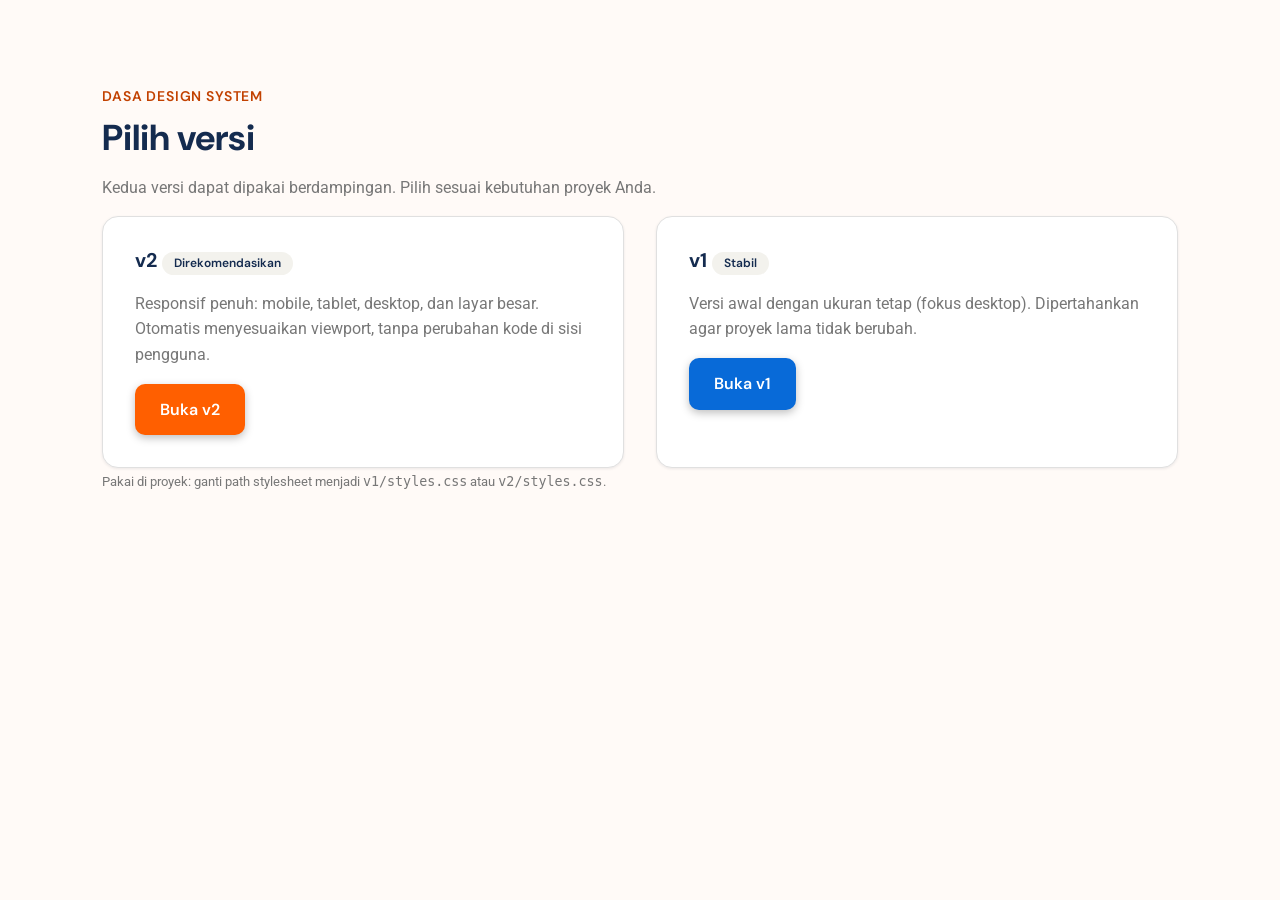
<file: index.html>
<!DOCTYPE html>
<html lang="id">
<head>
<meta charset="UTF-8" />
<meta name="viewport" content="width=device-width, initial-scale=1" />
<title>Dasa Design System - Pilih Versi</title>
<link rel="stylesheet" href="v2/styles.css" />
</head>
<body>
<main class="container section">
  <span class="eyebrow">Dasa Design System</span>
  <h1>Pilih versi</h1>
  <p>Kedua versi dapat dipakai berdampingan. Pilih sesuai kebutuhan proyek Anda.</p>

  <div class="grid grid--2">
    <article class="card">
      <h3>v2 <span class="badge">Direkomendasikan</span></h3>
      <p>Responsif penuh: mobile, tablet, desktop, dan layar besar. Otomatis menyesuaikan viewport, tanpa perubahan kode di sisi pengguna.</p>
      <a class="btn btn--primary" href="v2/style-guide.html">Buka v2</a>
    </article>
    <article class="card">
      <h3>v1 <span class="badge">Stabil</span></h3>
      <p>Versi awal dengan ukuran tetap (fokus desktop). Dipertahankan agar proyek lama tidak berubah.</p>
      <a class="btn btn--secondary" href="v1/style-guide.html">Buka v1</a>
    </article>
  </div>

  <p><small>Pakai di proyek: ganti path stylesheet menjadi <code>v1/styles.css</code> atau <code>v2/styles.css</code>.</small></p>
</main>
</body>
</html>
</file>
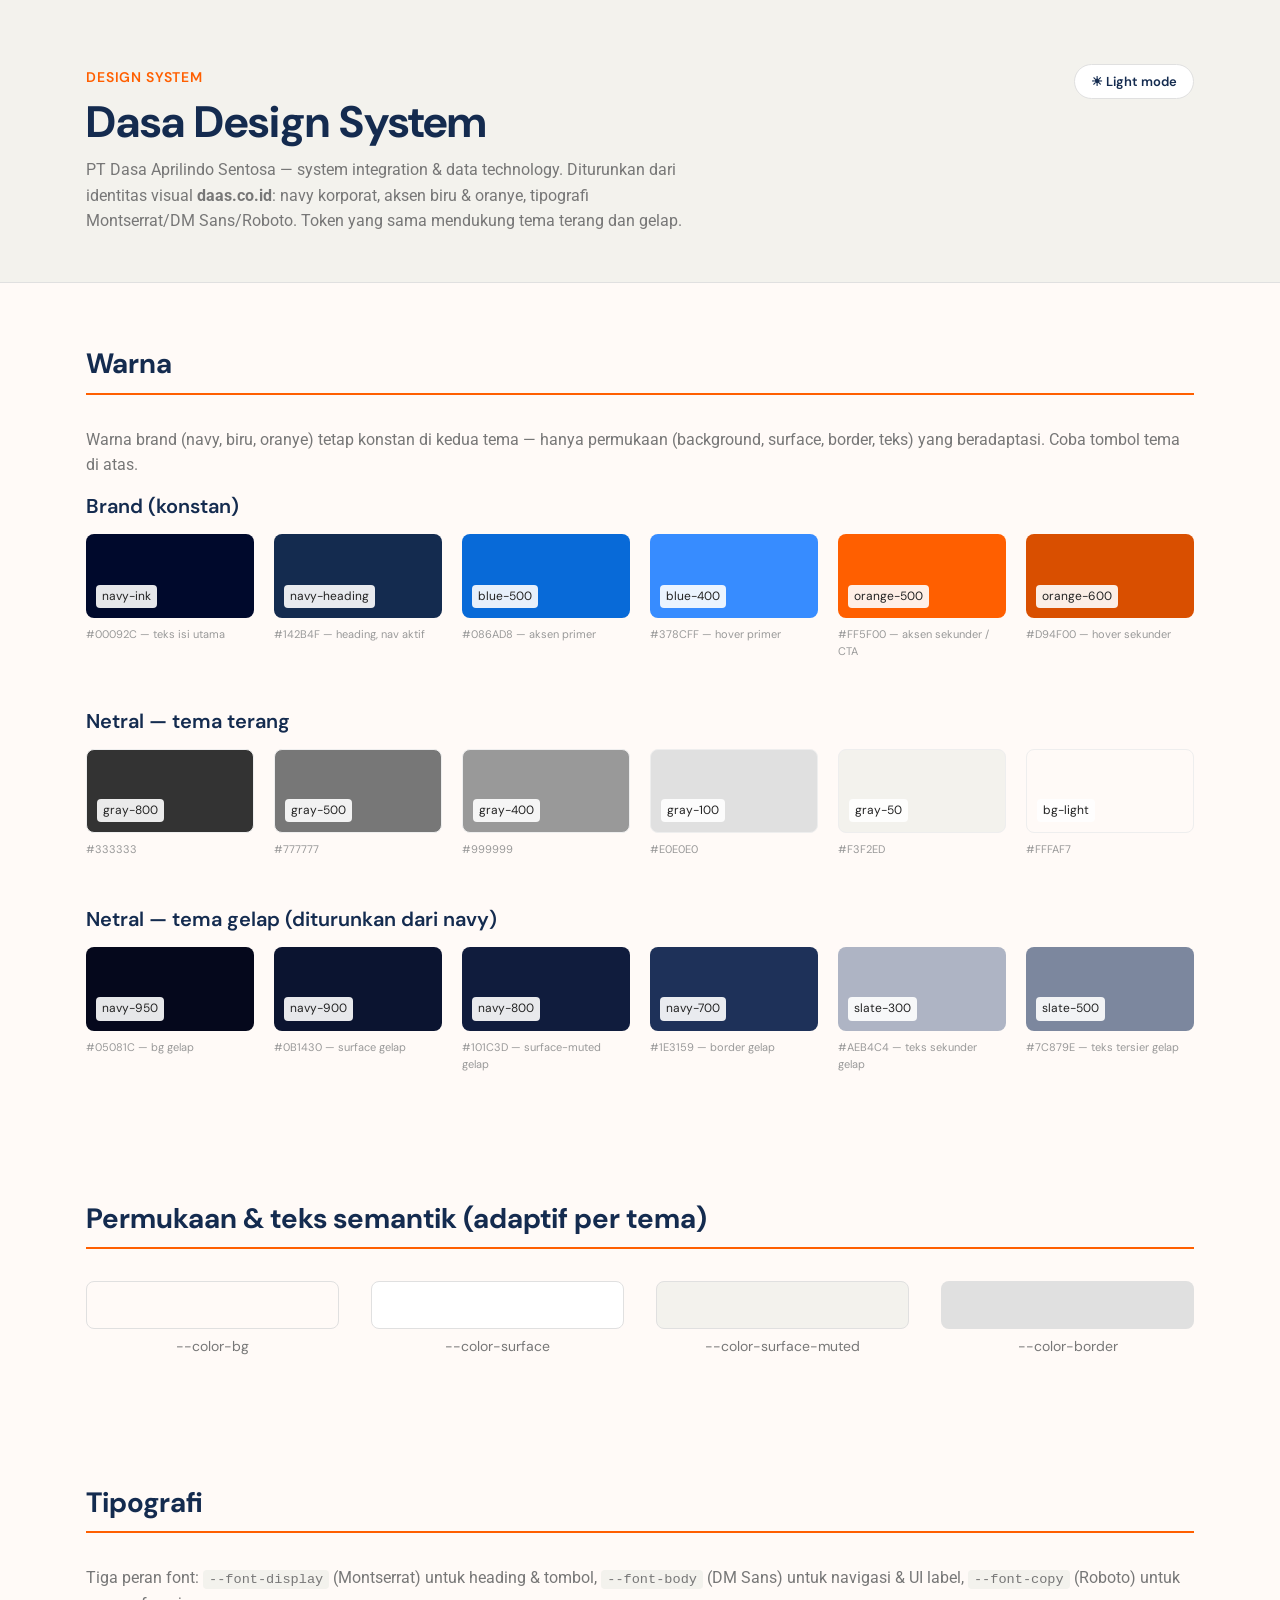
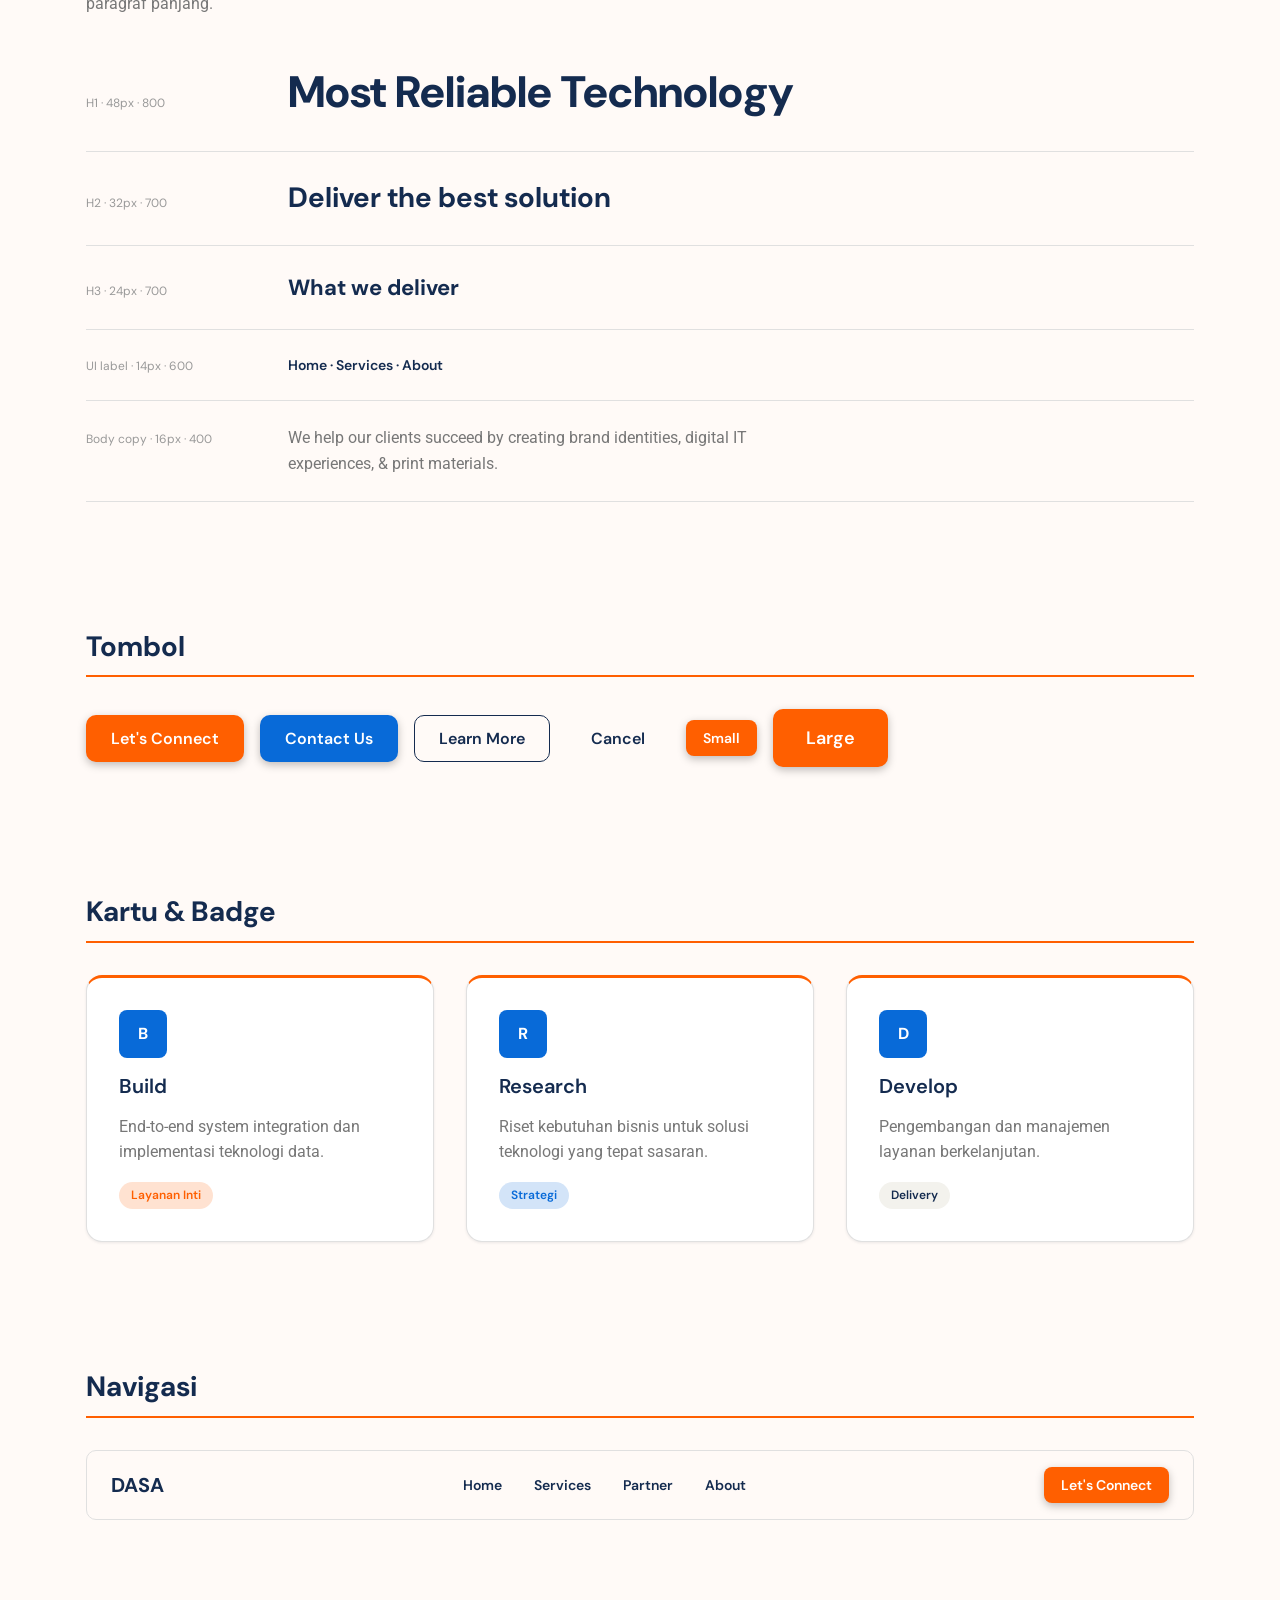
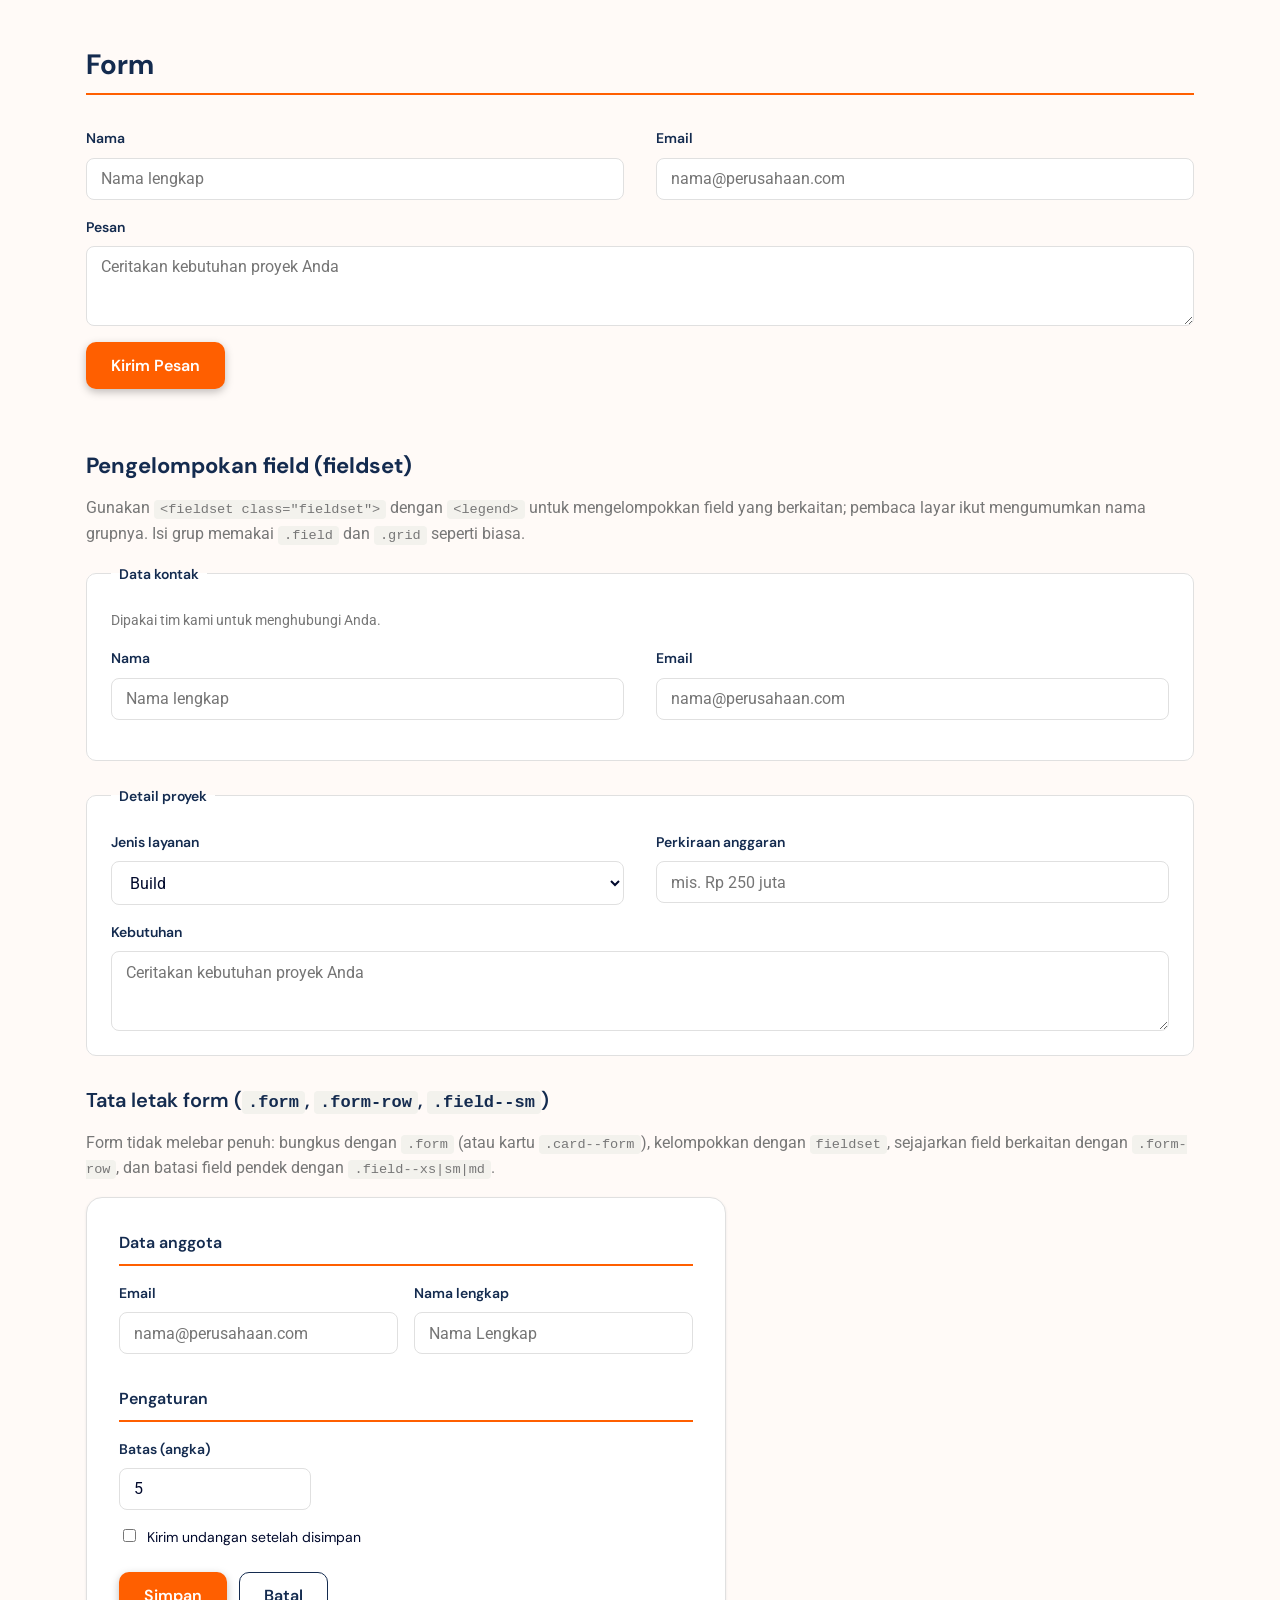
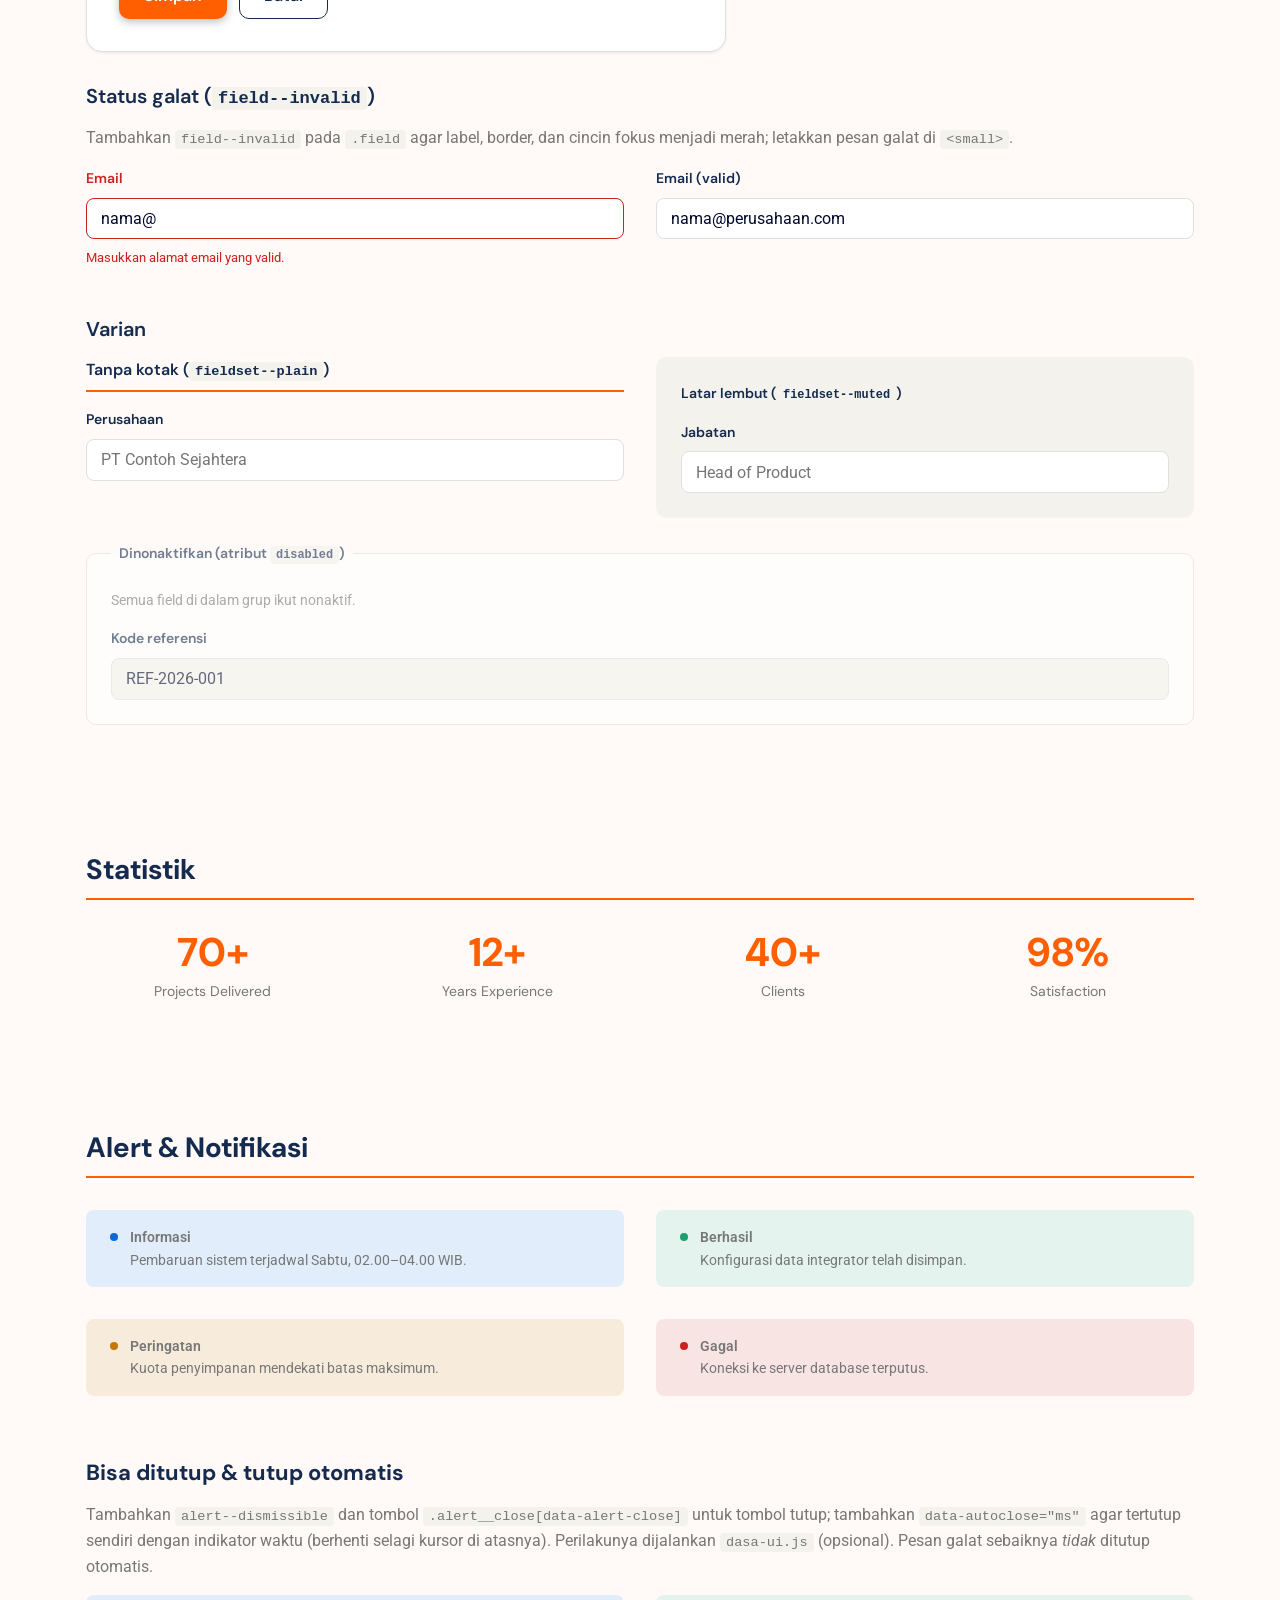
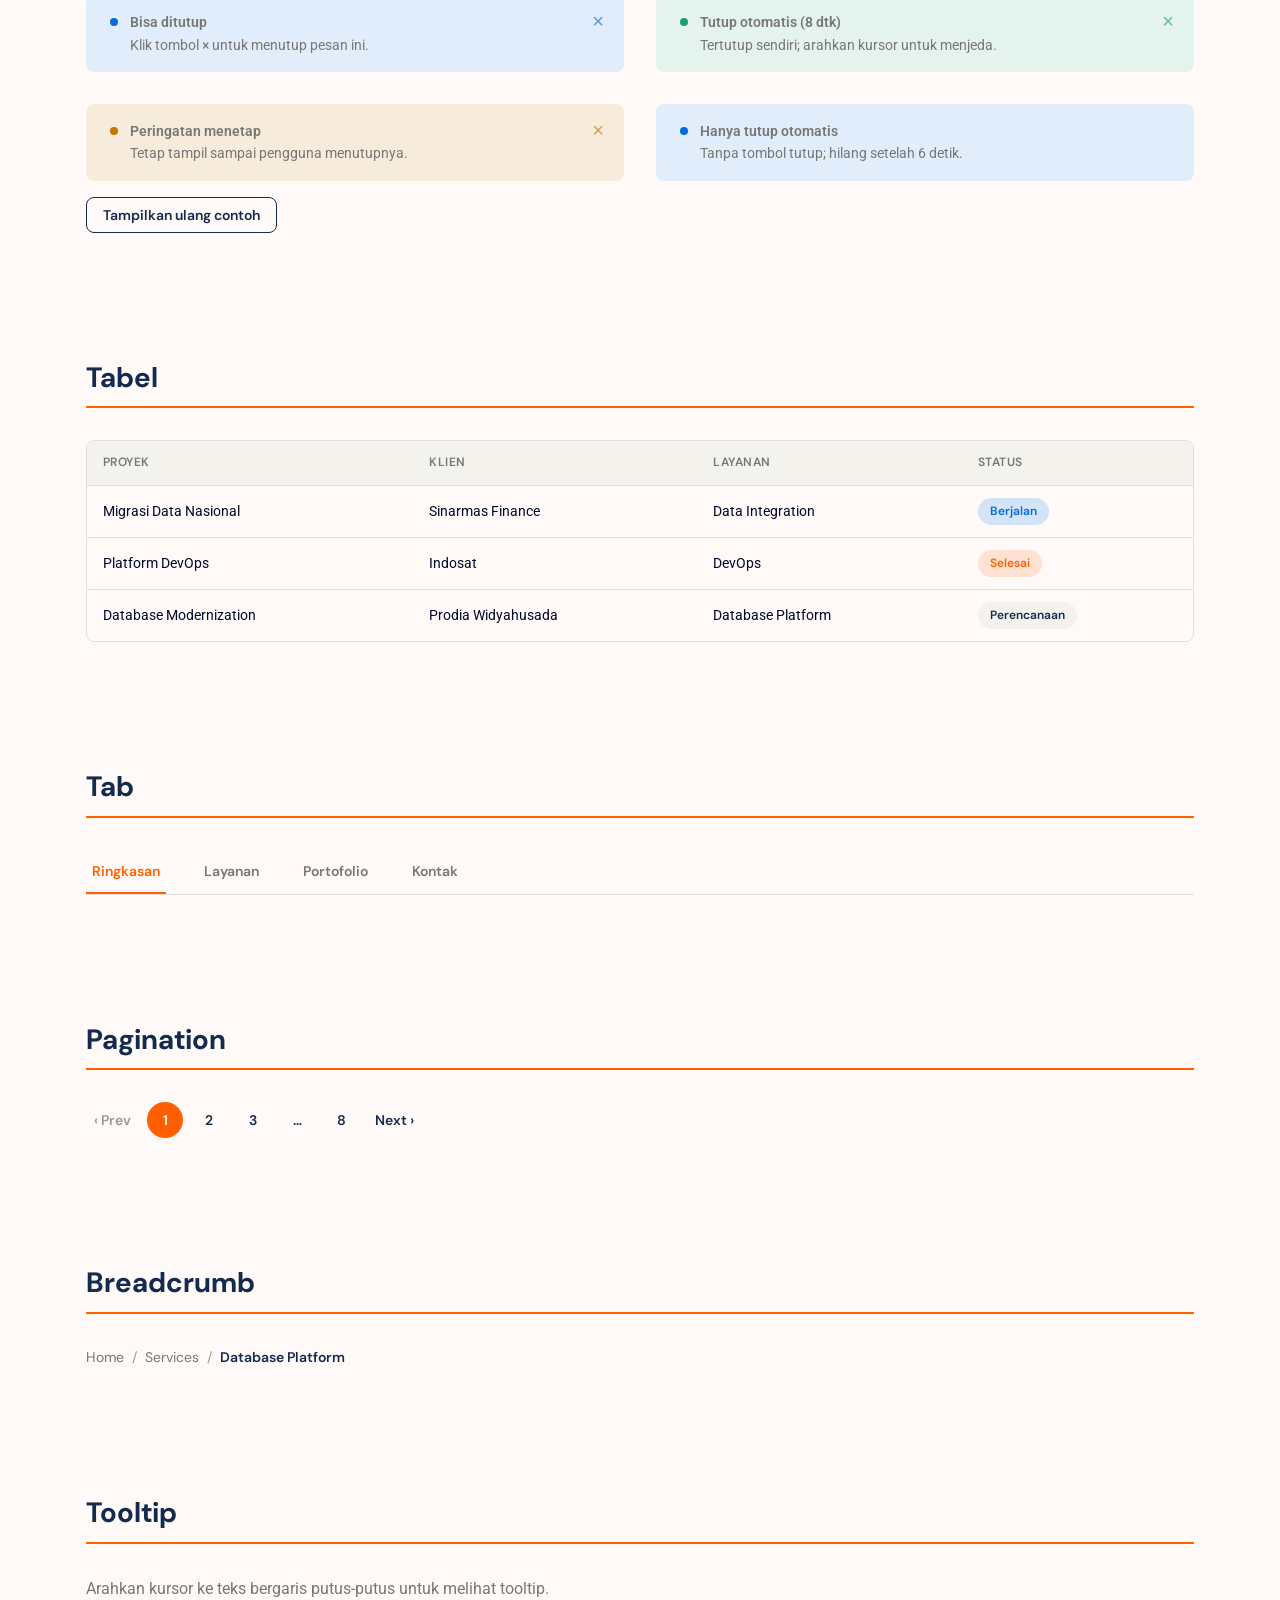
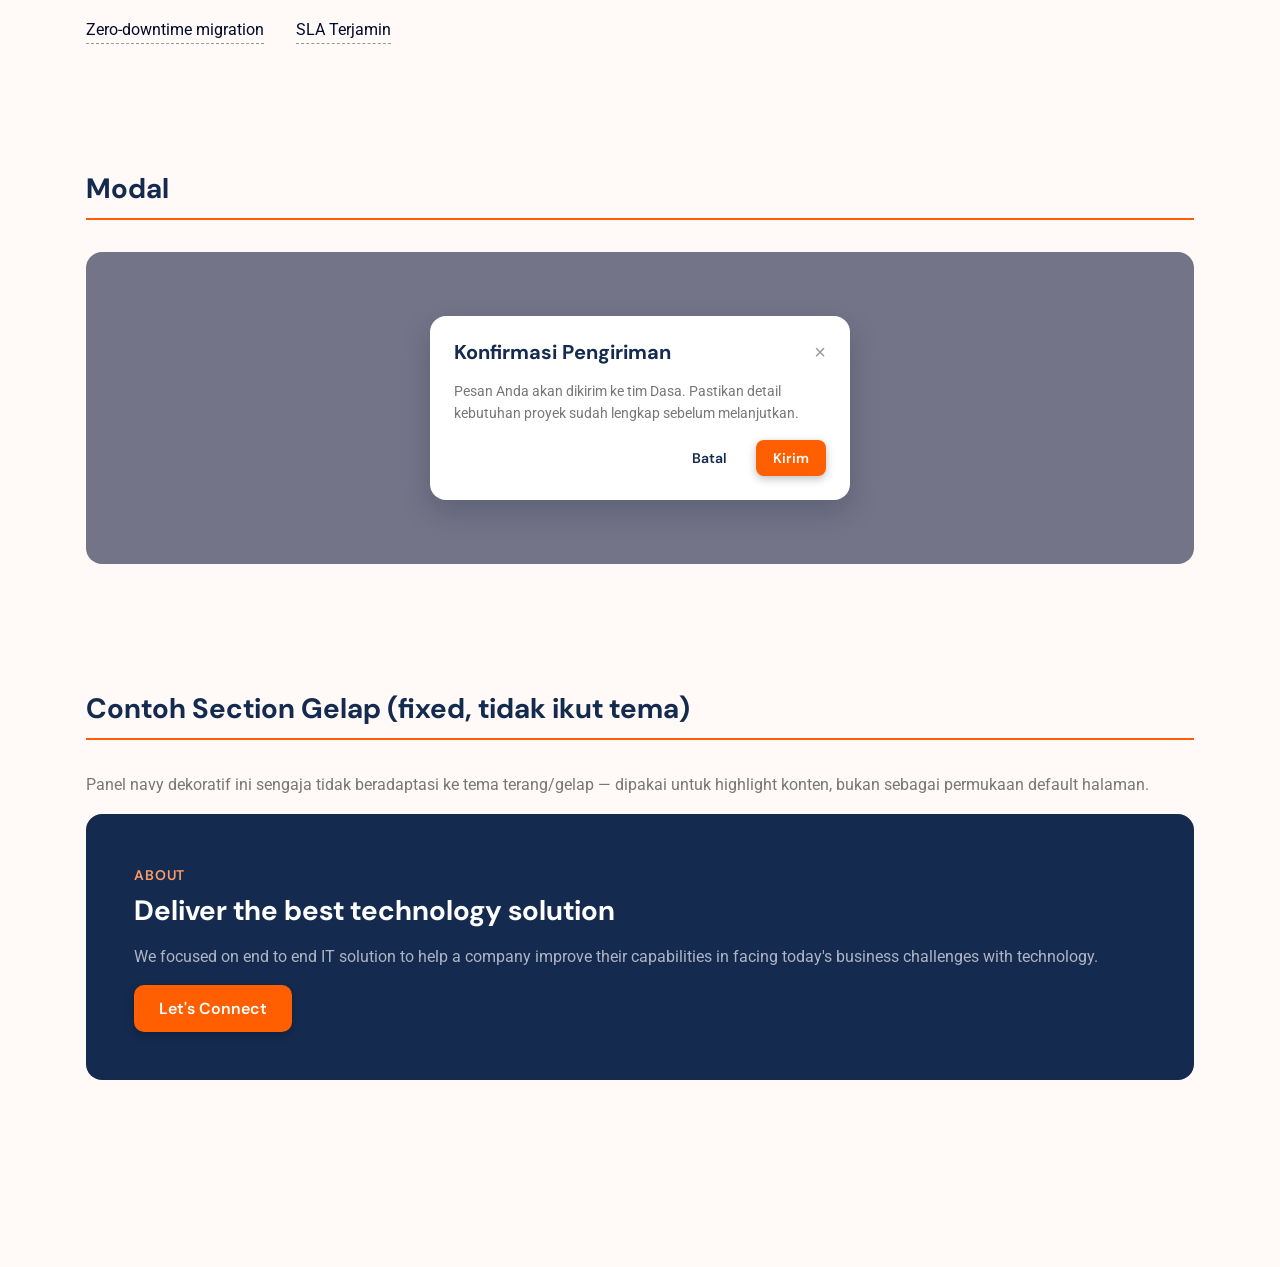
<file: v1/style-guide.html>
<!doctype html>
<html lang="id">
<head>
<meta charset="UTF-8" />
<title>Dasa Design System</title>
<meta name="viewport" content="width=device-width, initial-scale=1" />
<link rel="stylesheet" href="styles.css" />
<script src="dasa-ui.js" defer></script>
<style>
  .swatch { border-radius: var(--radius-md); height: 84px; display:flex; align-items:flex-end; padding:10px; }
  .swatch-label { font-family: var(--font-body); font-size: 12px; background: rgba(255,255,255,.9); padding:2px 6px; border-radius:4px; color:#222; }
  .swatch-row { display:grid; grid-template-columns: repeat(6, 1fr); gap: 20px; }
  .swatch-row > div { display:flex; flex-direction:column; gap:8px; }
  .swatch-row small { font-family: var(--font-body); font-size: 11px; color: var(--color-text-tertiary); }
  .type-row { border-bottom: 1px solid var(--color-border); padding: 24px 0; display:flex; align-items:baseline; gap:32px; }
  .type-row .meta { font-family: var(--font-body); font-size: 12px; color: var(--color-text-tertiary); min-width:170px; }
  .doc-section { margin-bottom: var(--space-10); }
  .doc-section > h2 { border-bottom: 2px solid var(--color-brand-secondary); padding-bottom: var(--space-3); margin-bottom: var(--space-6); }
  code { background: var(--color-surface-muted); padding: 2px 6px; border-radius: 4px; font-size: 0.85em; }
  .theme-toggle {
    font-family: var(--font-body); font-weight: 600; font-size: 13px;
    background: rgba(255,255,255,.12); color: #fff; border: 1px solid rgba(255,255,255,.35);
    border-radius: var(--radius-pill); padding: 8px 16px; cursor: pointer;
  }
</style>
</head>
<body>

<header class="section" style="padding-block: var(--space-8) var(--space-6); background: var(--color-surface-muted); border-bottom: 1px solid var(--color-border);">
  <div class="container" style="display:flex; align-items:flex-start; justify-content:space-between; gap:24px; flex-wrap:wrap;">
    <div>
      <span class="eyebrow">Design System</span>
      <h1 style="margin-bottom: var(--space-2);">Dasa Design System</h1>
      <p style="color:var(--color-text-secondary); max-width:640px;">PT Dasa Aprilindo Sentosa — system integration &amp; data technology. Diturunkan dari identitas visual <strong>daas.co.id</strong>: navy korporat, aksen biru &amp; oranye, tipografi Montserrat/DM&nbsp;Sans/Roboto. Token yang sama mendukung tema terang dan gelap.</p>
    </div>
    <button class="theme-toggle" style="background: var(--color-surface); color: var(--color-heading); border-color: var(--color-border);" onclick="document.documentElement.setAttribute('data-theme', document.documentElement.getAttribute('data-theme')==='dark' ? 'light' : 'dark'); this.textContent = document.documentElement.getAttribute('data-theme')==='dark' ? '☾ Dark mode' : '☀ Light mode';">☀ Light mode</button>
  </div>
</header>

<main class="container" style="padding-block: var(--space-8);">

  <section class="doc-section">
    <h2>Warna</h2>
    <p>Warna brand (navy, biru, oranye) tetap konstan di kedua tema — hanya permukaan (background, surface, border, teks) yang beradaptasi. Coba tombol tema di atas.</p>
    <h4 style="margin-bottom: var(--space-4);">Brand (konstan)</h4>
    <div class="swatch-row" style="margin-bottom: var(--space-7);">
      <div><div class="swatch" style="background:var(--dasa-navy-ink);"><span class="swatch-label">navy-ink</span></div><small>#00092C — teks isi utama</small></div>
      <div><div class="swatch" style="background:var(--dasa-navy-heading);"><span class="swatch-label">navy-heading</span></div><small>#142B4F — heading, nav aktif</small></div>
      <div><div class="swatch" style="background:var(--dasa-blue-500);"><span class="swatch-label">blue-500</span></div><small>#086AD8 — aksen primer</small></div>
      <div><div class="swatch" style="background:var(--dasa-blue-400);"><span class="swatch-label">blue-400</span></div><small>#378CFF — hover primer</small></div>
      <div><div class="swatch" style="background:var(--dasa-orange-500);"><span class="swatch-label">orange-500</span></div><small>#FF5F00 — aksen sekunder / CTA</small></div>
      <div><div class="swatch" style="background:var(--dasa-orange-600);"><span class="swatch-label">orange-600</span></div><small>#D94F00 — hover sekunder</small></div>
    </div>
    <h4 style="margin-bottom: var(--space-4);">Netral — tema terang</h4>
    <div class="swatch-row" style="margin-bottom: var(--space-7);">
      <div><div class="swatch" style="background:var(--dasa-gray-800); border:1px solid #eee;"><span class="swatch-label">gray-800</span></div><small>#333333</small></div>
      <div><div class="swatch" style="background:var(--dasa-gray-500); border:1px solid #eee;"><span class="swatch-label">gray-500</span></div><small>#777777</small></div>
      <div><div class="swatch" style="background:var(--dasa-gray-400); border:1px solid #eee;"><span class="swatch-label">gray-400</span></div><small>#999999</small></div>
      <div><div class="swatch" style="background:var(--dasa-gray-100); border:1px solid #eee;"><span class="swatch-label">gray-100</span></div><small>#E0E0E0</small></div>
      <div><div class="swatch" style="background:var(--dasa-gray-50); border:1px solid #eee;"><span class="swatch-label">gray-50</span></div><small>#F3F2ED</small></div>
      <div><div class="swatch" style="background:var(--dasa-bg-light); border:1px solid #eee;"><span class="swatch-label">bg-light</span></div><small>#FFFAF7</small></div>
    </div>
    <h4 style="margin-bottom: var(--space-4);">Netral — tema gelap (diturunkan dari navy)</h4>
    <div class="swatch-row">
      <div><div class="swatch" style="background:var(--dasa-navy-950);"><span class="swatch-label">navy-950</span></div><small>#05081C — bg gelap</small></div>
      <div><div class="swatch" style="background:var(--dasa-navy-900);"><span class="swatch-label">navy-900</span></div><small>#0B1430 — surface gelap</small></div>
      <div><div class="swatch" style="background:var(--dasa-navy-800);"><span class="swatch-label">navy-800</span></div><small>#101C3D — surface-muted gelap</small></div>
      <div><div class="swatch" style="background:var(--dasa-navy-700);"><span class="swatch-label">navy-700</span></div><small>#1E3159 — border gelap</small></div>
      <div><div class="swatch" style="background:var(--dasa-slate-300);"><span class="swatch-label">slate-300</span></div><small>#AEB4C4 — teks sekunder gelap</small></div>
      <div><div class="swatch" style="background:var(--dasa-slate-500);"><span class="swatch-label">slate-500</span></div><small>#7C879E — teks tersier gelap</small></div>
    </div>
  </section>

  <section class="doc-section">
    <h2>Permukaan &amp; teks semantik (adaptif per tema)</h2>
    <div class="grid grid--4">
      <div class="stat"><div class="swatch" style="background:var(--color-bg); border:1px solid var(--color-border); height:48px;"></div><div class="stat__label" style="margin-top:6px;">--color-bg</div></div>
      <div class="stat"><div class="swatch" style="background:var(--color-surface); border:1px solid var(--color-border); height:48px;"></div><div class="stat__label" style="margin-top:6px;">--color-surface</div></div>
      <div class="stat"><div class="swatch" style="background:var(--color-surface-muted); border:1px solid var(--color-border); height:48px;"></div><div class="stat__label" style="margin-top:6px;">--color-surface-muted</div></div>
      <div class="stat"><div class="swatch" style="background:var(--color-border); height:48px;"></div><div class="stat__label" style="margin-top:6px;">--color-border</div></div>
    </div>
  </section>

  <section class="doc-section">
    <h2>Tipografi</h2>
    <p>Tiga peran font: <code>--font-display</code> (Montserrat) untuk heading &amp; tombol, <code>--font-body</code> (DM Sans) untuk navigasi &amp; UI label, <code>--font-copy</code> (Roboto) untuk paragraf panjang.</p>
    <div class="type-row"><div class="meta">H1 · 48px · 800</div><div style="font-family:var(--font-display); font-size:var(--text-4xl); font-weight:800; color:var(--color-heading);">Most Reliable Technology</div></div>
    <div class="type-row"><div class="meta">H2 · 32px · 700</div><div style="font-family:var(--font-display); font-size:var(--text-2xl); font-weight:700; color:var(--color-heading);">Deliver the best solution</div></div>
    <div class="type-row"><div class="meta">H3 · 24px · 700</div><div style="font-family:var(--font-display); font-size:var(--text-xl); font-weight:700; color:var(--color-heading);">What we deliver</div></div>
    <div class="type-row"><div class="meta">UI label · 14px · 600</div><div style="font-family:var(--font-body); font-size:var(--text-sm); font-weight:600; color:var(--color-heading);">Home · Services · About</div></div>
    <div class="type-row"><div class="meta">Body copy · 16px · 400</div><div style="font-family:var(--font-copy); font-size:var(--text-base); max-width:520px; color:var(--color-text-secondary);">We help our clients succeed by creating brand identities, digital IT experiences, &amp; print materials.</div></div>
  </section>

  <section class="doc-section">
    <h2>Tombol</h2>
    <div style="display:flex; gap:16px; flex-wrap:wrap; align-items:center;">
      <button class="btn btn--primary">Let's Connect</button>
      <button class="btn btn--secondary">Contact Us</button>
      <button class="btn btn--outline">Learn More</button>
      <button class="btn btn--ghost">Cancel</button>
      <button class="btn btn--primary btn--sm">Small</button>
      <button class="btn btn--primary btn--lg">Large</button>
    </div>
  </section>

  <section class="doc-section">
    <h2>Kartu &amp; Badge</h2>
    <div class="grid grid--3" style="margin-bottom: var(--space-6);">
      <div class="card card--accent">
        <div class="card__icon">B</div>
        <h4>Build</h4>
        <p>End-to-end system integration dan implementasi teknologi data.</p>
        <span class="badge badge--secondary">Layanan Inti</span>
      </div>
      <div class="card card--accent">
        <div class="card__icon">R</div>
        <h4>Research</h4>
        <p>Riset kebutuhan bisnis untuk solusi teknologi yang tepat sasaran.</p>
        <span class="badge badge--primary">Strategi</span>
      </div>
      <div class="card card--accent">
        <div class="card__icon">D</div>
        <h4>Develop</h4>
        <p>Pengembangan dan manajemen layanan berkelanjutan.</p>
        <span class="badge">Delivery</span>
      </div>
    </div>
  </section>

  <section class="doc-section">
    <h2>Navigasi</h2>
    <div class="navbar" style="border:1px solid var(--color-border); border-radius: var(--radius-lg); padding-inline: var(--space-5);">
      <span class="navbar__brand">DASA</span>
      <ul class="navbar__links">
        <li><a href="#">Home</a></li>
        <li><a href="#">Services</a></li>
        <li><a href="#">Partner</a></li>
        <li><a href="#">About</a></li>
      </ul>
      <button class="btn btn--primary btn--sm">Let's Connect</button>
    </div>
  </section>

  <section class="doc-section">
    <h2>Form</h2>
    <div class="grid grid--2">
      <div class="field">
        <label for="name">Nama</label>
        <input id="name" type="text" placeholder="Nama lengkap" />
      </div>
      <div class="field">
        <label for="email">Email</label>
        <input id="email" type="email" placeholder="nama@perusahaan.com" />
      </div>
    </div>
    <div class="field">
      <label for="msg">Pesan</label>
      <textarea id="msg" rows="3" placeholder="Ceritakan kebutuhan proyek Anda"></textarea>
    </div>
    <button class="btn btn--primary">Kirim Pesan</button>

    <h3 style="margin-top: var(--space-8);">Pengelompokan field (fieldset)</h3>
    <p style="color: var(--color-text-secondary);">Gunakan <code>&lt;fieldset class="fieldset"&gt;</code> dengan <code>&lt;legend&gt;</code> untuk mengelompokkan field yang berkaitan; pembaca layar ikut mengumumkan nama grupnya. Isi grup memakai <code>.field</code> dan <code>.grid</code> seperti biasa.</p>

    <fieldset class="fieldset">
      <legend>Data kontak</legend>
      <p class="fieldset__hint">Dipakai tim kami untuk menghubungi Anda.</p>
      <div class="grid grid--2">
        <div class="field">
          <label for="fs-name">Nama</label>
          <input id="fs-name" type="text" placeholder="Nama lengkap" />
        </div>
        <div class="field">
          <label for="fs-email">Email</label>
          <input id="fs-email" type="email" placeholder="nama@perusahaan.com" />
        </div>
      </div>
    </fieldset>

    <fieldset class="fieldset">
      <legend>Detail proyek</legend>
      <div class="grid grid--2">
        <div class="field">
          <label for="fs-type">Jenis layanan</label>
          <select id="fs-type"><option>Build</option><option>Research</option><option>Develop</option></select>
        </div>
        <div class="field">
          <label for="fs-budget">Perkiraan anggaran</label>
          <input id="fs-budget" type="text" placeholder="mis. Rp 250 juta" />
        </div>
      </div>
      <div class="field">
        <label for="fs-msg">Kebutuhan</label>
        <textarea id="fs-msg" rows="3" placeholder="Ceritakan kebutuhan proyek Anda"></textarea>
      </div>
    </fieldset>

    <h4 style="margin-top: var(--space-6);">Tata letak form (<code>.form</code>, <code>.form-row</code>, <code>.field--sm</code>)</h4>
    <p style="color: var(--color-text-secondary);">Form tidak melebar penuh: bungkus dengan <code>.form</code> (atau kartu <code>.card--form</code>), kelompokkan dengan <code>fieldset</code>, sejajarkan field berkaitan dengan <code>.form-row</code>, dan batasi field pendek dengan <code>.field--xs|sm|md</code>.</p>
    <div class="card card--form">
      <form class="form" onsubmit="return false;">
        <fieldset class="fieldset fieldset--plain">
          <legend>Data anggota</legend>
          <div class="form-row">
            <div class="field"><label for="fl-email">Email</label><input id="fl-email" type="email" placeholder="nama@perusahaan.com" /></div>
            <div class="field"><label for="fl-name">Nama lengkap</label><input id="fl-name" type="text" placeholder="Nama Lengkap" /></div>
          </div>
        </fieldset>
        <fieldset class="fieldset fieldset--plain">
          <legend>Pengaturan</legend>
          <div class="field field--sm"><label for="fl-limit">Batas (angka)</label><input id="fl-limit" type="number" min="1" value="5" /></div>
          <label class="field__checkbox" for="fl-opt"><input id="fl-opt" type="checkbox" /><span>Kirim undangan setelah disimpan</span></label>
        </fieldset>
        <div class="form__actions"><button type="submit" class="btn btn--primary">Simpan</button><button type="button" class="btn btn--outline">Batal</button></div>
      </form>
    </div>

    <h4 style="margin-top: var(--space-6);">Status galat (<code>field--invalid</code>)</h4>
    <p style="color: var(--color-text-secondary);">Tambahkan <code>field--invalid</code> pada <code>.field</code> agar label, border, dan cincin fokus menjadi merah; letakkan pesan galat di <code>&lt;small&gt;</code>.</p>
    <div class="grid grid--2">
      <div class="field field--invalid">
        <label for="fs-bad">Email</label>
        <input id="fs-bad" type="email" value="nama@" />
        <small>Masukkan alamat email yang valid.</small>
      </div>
      <div class="field">
        <label for="fs-ok">Email (valid)</label>
        <input id="fs-ok" type="email" value="nama@perusahaan.com" />
      </div>
    </div>

    <h4 style="margin-top: var(--space-6);">Varian</h4>
    <div class="grid grid--2">
      <fieldset class="fieldset fieldset--plain">
        <legend>Tanpa kotak (<code>fieldset--plain</code>)</legend>
        <div class="field">
          <label for="fs-plain">Perusahaan</label>
          <input id="fs-plain" type="text" placeholder="PT Contoh Sejahtera" />
        </div>
      </fieldset>
      <fieldset class="fieldset fieldset--muted">
        <legend>Latar lembut (<code>fieldset--muted</code>)</legend>
        <div class="field">
          <label for="fs-muted">Jabatan</label>
          <input id="fs-muted" type="text" placeholder="Head of Product" />
        </div>
      </fieldset>
    </div>
    <fieldset class="fieldset" disabled>
      <legend>Dinonaktifkan (atribut <code>disabled</code>)</legend>
      <p class="fieldset__hint">Semua field di dalam grup ikut nonaktif.</p>
      <div class="field">
        <label for="fs-off">Kode referensi</label>
        <input id="fs-off" type="text" value="REF-2026-001" />
      </div>
    </fieldset>
  </section>

  <section class="doc-section">
    <h2>Statistik</h2>
    <div class="grid grid--4">
      <div class="stat"><div class="stat__value">70+</div><div class="stat__label">Projects Delivered</div></div>
      <div class="stat"><div class="stat__value">12+</div><div class="stat__label">Years Experience</div></div>
      <div class="stat"><div class="stat__value">40+</div><div class="stat__label">Clients</div></div>
      <div class="stat"><div class="stat__value">98%</div><div class="stat__label">Satisfaction</div></div>
    </div>
  </section>

  <section class="doc-section">
    <h2>Alert &amp; Notifikasi</h2>
    <div class="grid grid--2">
      <div class="alert alert--info">
        <span class="alert__dot"></span>
        <div><p class="alert__title">Informasi</p><p>Pembaruan sistem terjadwal Sabtu, 02.00–04.00 WIB.</p></div>
      </div>
      <div class="alert alert--success">
        <span class="alert__dot"></span>
        <div><p class="alert__title">Berhasil</p><p>Konfigurasi data integrator telah disimpan.</p></div>
      </div>
      <div class="alert alert--warning">
        <span class="alert__dot"></span>
        <div><p class="alert__title">Peringatan</p><p>Kuota penyimpanan mendekati batas maksimum.</p></div>
      </div>
      <div class="alert alert--danger">
        <span class="alert__dot"></span>
        <div><p class="alert__title">Gagal</p><p>Koneksi ke server database terputus.</p></div>
      </div>
    </div>

    <h3 style="margin-top: var(--space-8);">Bisa ditutup &amp; tutup otomatis</h3>
    <p style="color: var(--color-text-secondary);">Tambahkan <code>alert--dismissible</code> dan tombol <code>.alert__close[data-alert-close]</code> untuk tombol tutup; tambahkan <code>data-autoclose="ms"</code> agar tertutup sendiri dengan indikator waktu (berhenti selagi kursor di atasnya). Perilakunya dijalankan <code>dasa-ui.js</code> (opsional). Pesan galat sebaiknya <em>tidak</em> ditutup otomatis.</p>
    <div class="grid grid--2" id="alert-demo">
      <div class="alert alert--info alert--dismissible">
        <span class="alert__dot"></span>
        <div><p class="alert__title">Bisa ditutup</p><p>Klik tombol × untuk menutup pesan ini.</p></div>
        <button type="button" class="alert__close" data-alert-close aria-label="Tutup">&times;</button>
      </div>
      <div class="alert alert--success alert--dismissible" data-autoclose="8000">
        <span class="alert__dot"></span>
        <div><p class="alert__title">Tutup otomatis (8 dtk)</p><p>Tertutup sendiri; arahkan kursor untuk menjeda.</p></div>
        <button type="button" class="alert__close" data-alert-close aria-label="Tutup">&times;</button>
      </div>
      <div class="alert alert--warning alert--dismissible">
        <span class="alert__dot"></span>
        <div><p class="alert__title">Peringatan menetap</p><p>Tetap tampil sampai pengguna menutupnya.</p></div>
        <button type="button" class="alert__close" data-alert-close aria-label="Tutup">&times;</button>
      </div>
      <div class="alert alert--info" data-autoclose="6000">
        <span class="alert__dot"></span>
        <div><p class="alert__title">Hanya tutup otomatis</p><p>Tanpa tombol tutup; hilang setelah 6 detik.</p></div>
      </div>
    </div>
    <button type="button" class="btn btn--outline btn--sm" id="alert-demo-reset" style="margin-top: var(--space-4);">Tampilkan ulang contoh</button>
    <script>
      (function () {
        var box = document.getElementById('alert-demo');
        var original = box.innerHTML;
        document.getElementById('alert-demo-reset').addEventListener('click', function () {
          box.innerHTML = original; // MutationObserver dasa-ui.js menginisialisasi ulang alert baru
        });
      })();
    </script>
  </section>

  <section class="doc-section">
    <h2>Tabel</h2>
    <div class="table-wrap">
      <table class="table">
        <thead>
          <tr><th>Proyek</th><th>Klien</th><th>Layanan</th><th>Status</th></tr>
        </thead>
        <tbody>
          <tr><td>Migrasi Data Nasional</td><td>Sinarmas Finance</td><td>Data Integration</td><td><span class="badge badge--primary">Berjalan</span></td></tr>
          <tr><td>Platform DevOps</td><td>Indosat</td><td>DevOps</td><td><span class="badge badge--secondary">Selesai</span></td></tr>
          <tr><td>Database Modernization</td><td>Prodia Widyahusada</td><td>Database Platform</td><td><span class="badge">Perencanaan</span></td></tr>
        </tbody>
      </table>
    </div>
  </section>

  <section class="doc-section">
    <h2>Tab</h2>
    <div class="tabs">
      <button class="tabs__link tabs__link--active">Ringkasan</button>
      <button class="tabs__link">Layanan</button>
      <button class="tabs__link">Portofolio</button>
      <button class="tabs__link">Kontak</button>
    </div>
  </section>

  <section class="doc-section">
    <h2>Pagination</h2>
    <div class="pagination">
      <span class="pagination__item pagination__item--disabled">‹ Prev</span>
      <span class="pagination__item pagination__item--active">1</span>
      <span class="pagination__item">2</span>
      <span class="pagination__item">3</span>
      <span class="pagination__item">…</span>
      <span class="pagination__item">8</span>
      <span class="pagination__item">Next ›</span>
    </div>
  </section>

  <section class="doc-section">
    <h2>Breadcrumb</h2>
    <ul class="breadcrumb">
      <li><a href="#">Home</a></li>
      <li><a href="#">Services</a></li>
      <li>Database Platform</li>
    </ul>
  </section>

  <section class="doc-section">
    <h2>Tooltip</h2>
    <p>Arahkan kursor ke teks bergaris putus-putus untuk melihat tooltip.</p>
    <div style="display:flex; gap:var(--space-6); align-items:center;">
      <span class="tooltip" data-tooltip="Migrasi tanpa downtime">Zero-downtime migration</span>
      <span class="tooltip" data-tooltip="Didukung SLA 99.9%">SLA Terjamin</span>
    </div>
  </section>

  <section class="doc-section">
    <h2>Modal</h2>
    <div class="modal__overlay">
      <div class="modal">
        <div class="modal__header">
          <h4 class="modal__title">Konfirmasi Pengiriman</h4>
          <button class="modal__close">&times;</button>
        </div>
        <div class="modal__body">
          <p style="margin:0;">Pesan Anda akan dikirim ke tim Dasa. Pastikan detail kebutuhan proyek sudah lengkap sebelum melanjutkan.</p>
        </div>
        <div class="modal__footer">
          <button class="btn btn--ghost btn--sm">Batal</button>
          <button class="btn btn--primary btn--sm">Kirim</button>
        </div>
      </div>
    </div>
  </section>

  <section class="doc-section">
    <h2>Contoh Section Gelap (fixed, tidak ikut tema)</h2>
    <p>Panel navy dekoratif ini sengaja tidak beradaptasi ke tema terang/gelap — dipakai untuk highlight konten, bukan sebagai permukaan default halaman.</p>
    <div class="section--dark" style="border-radius: var(--radius-xl); padding: var(--space-7);">
      <span class="eyebrow" style="color:#ff9d66;">About</span>
      <h2>Deliver the best technology solution</h2>
      <p>We focused on end to end IT solution to help a company improve their capabilities in facing today's business challenges with technology.</p>
      <button class="btn btn--primary">Let's Connect</button>
    </div>
  </section>

</main>

</body>
</html>
</file>
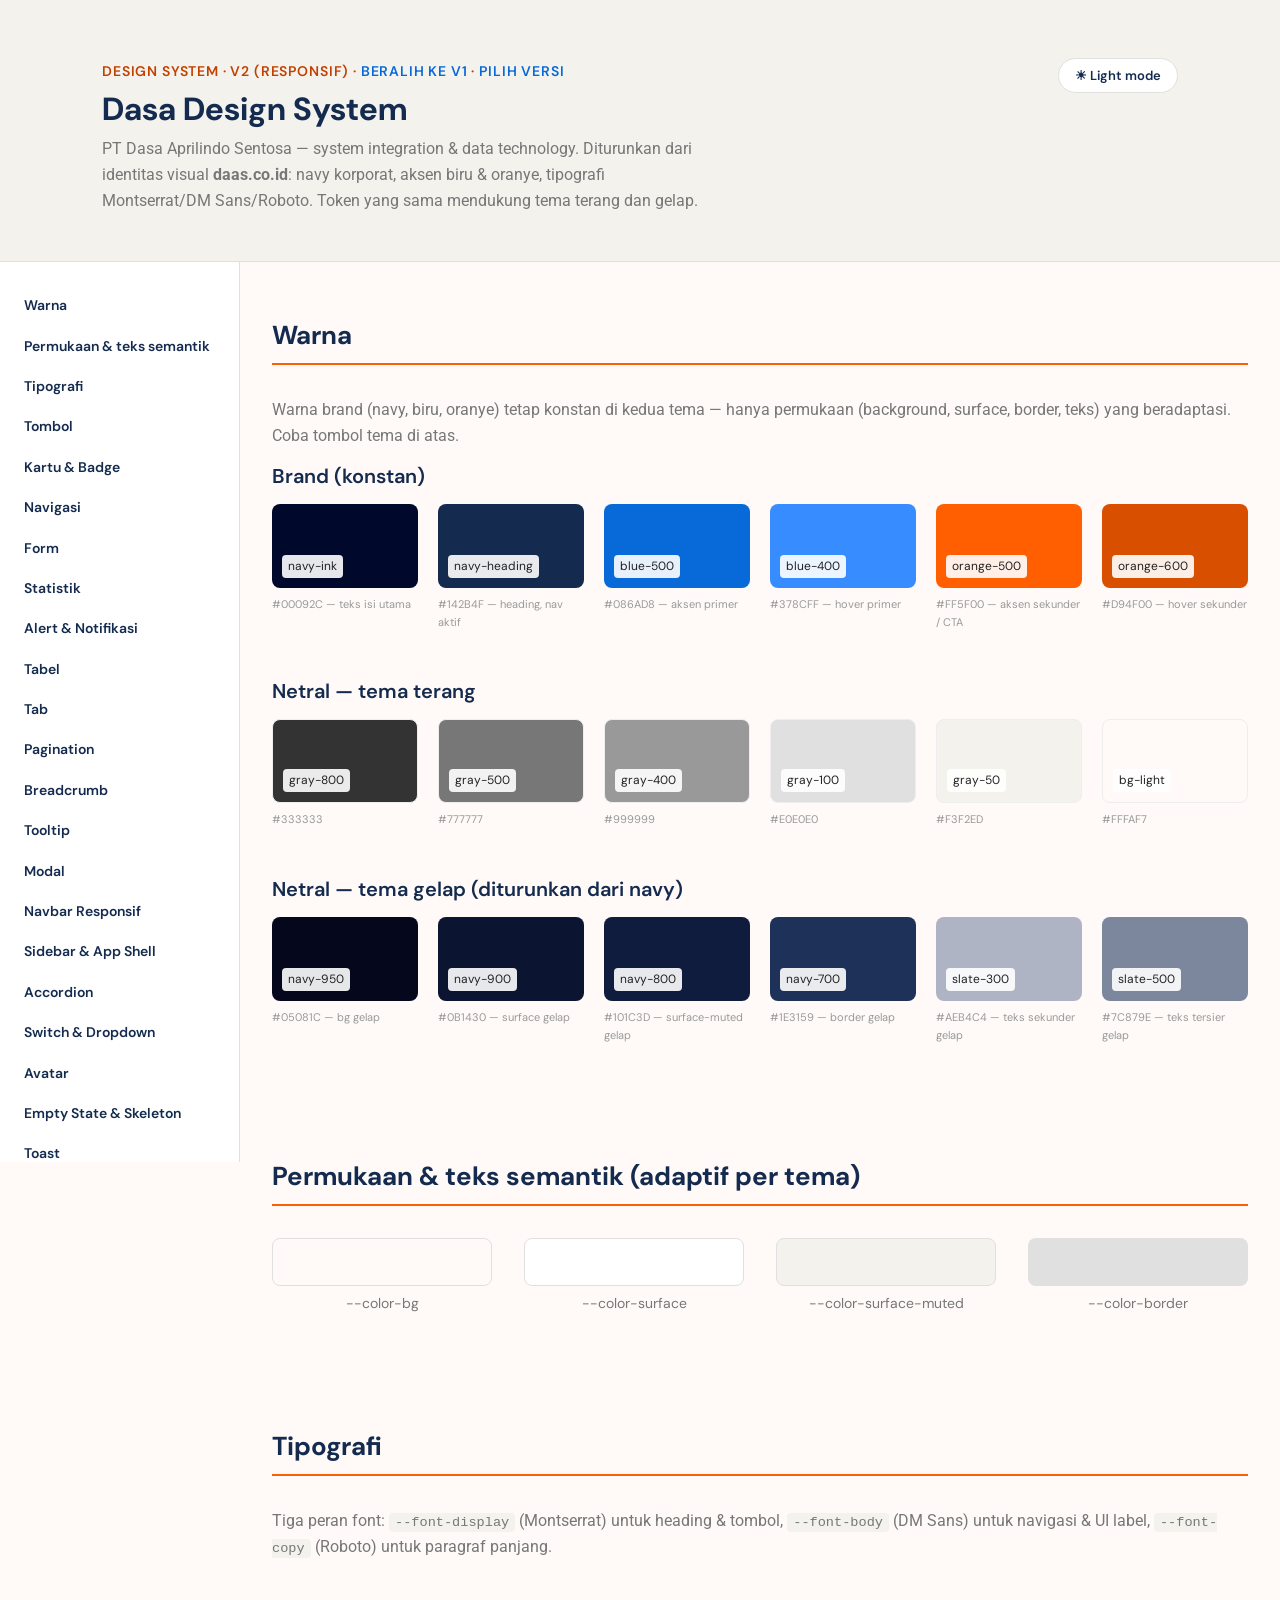
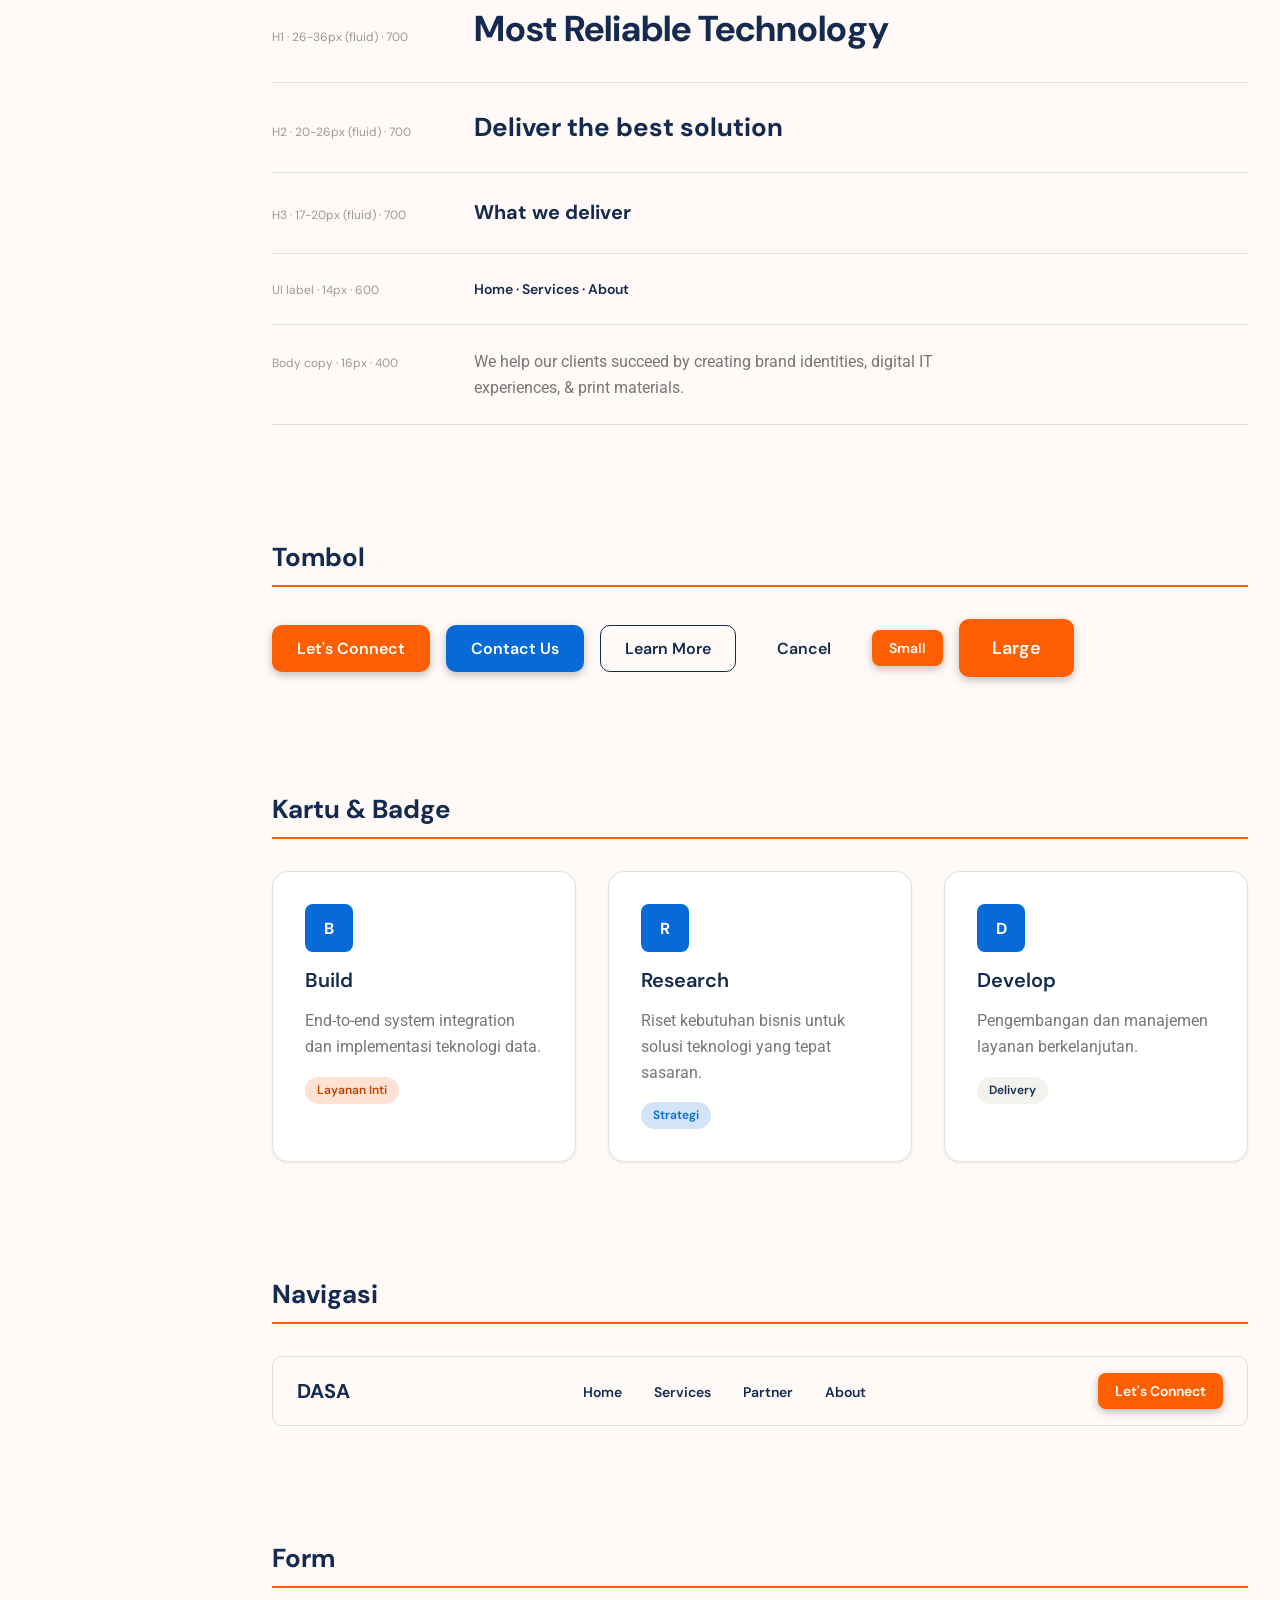
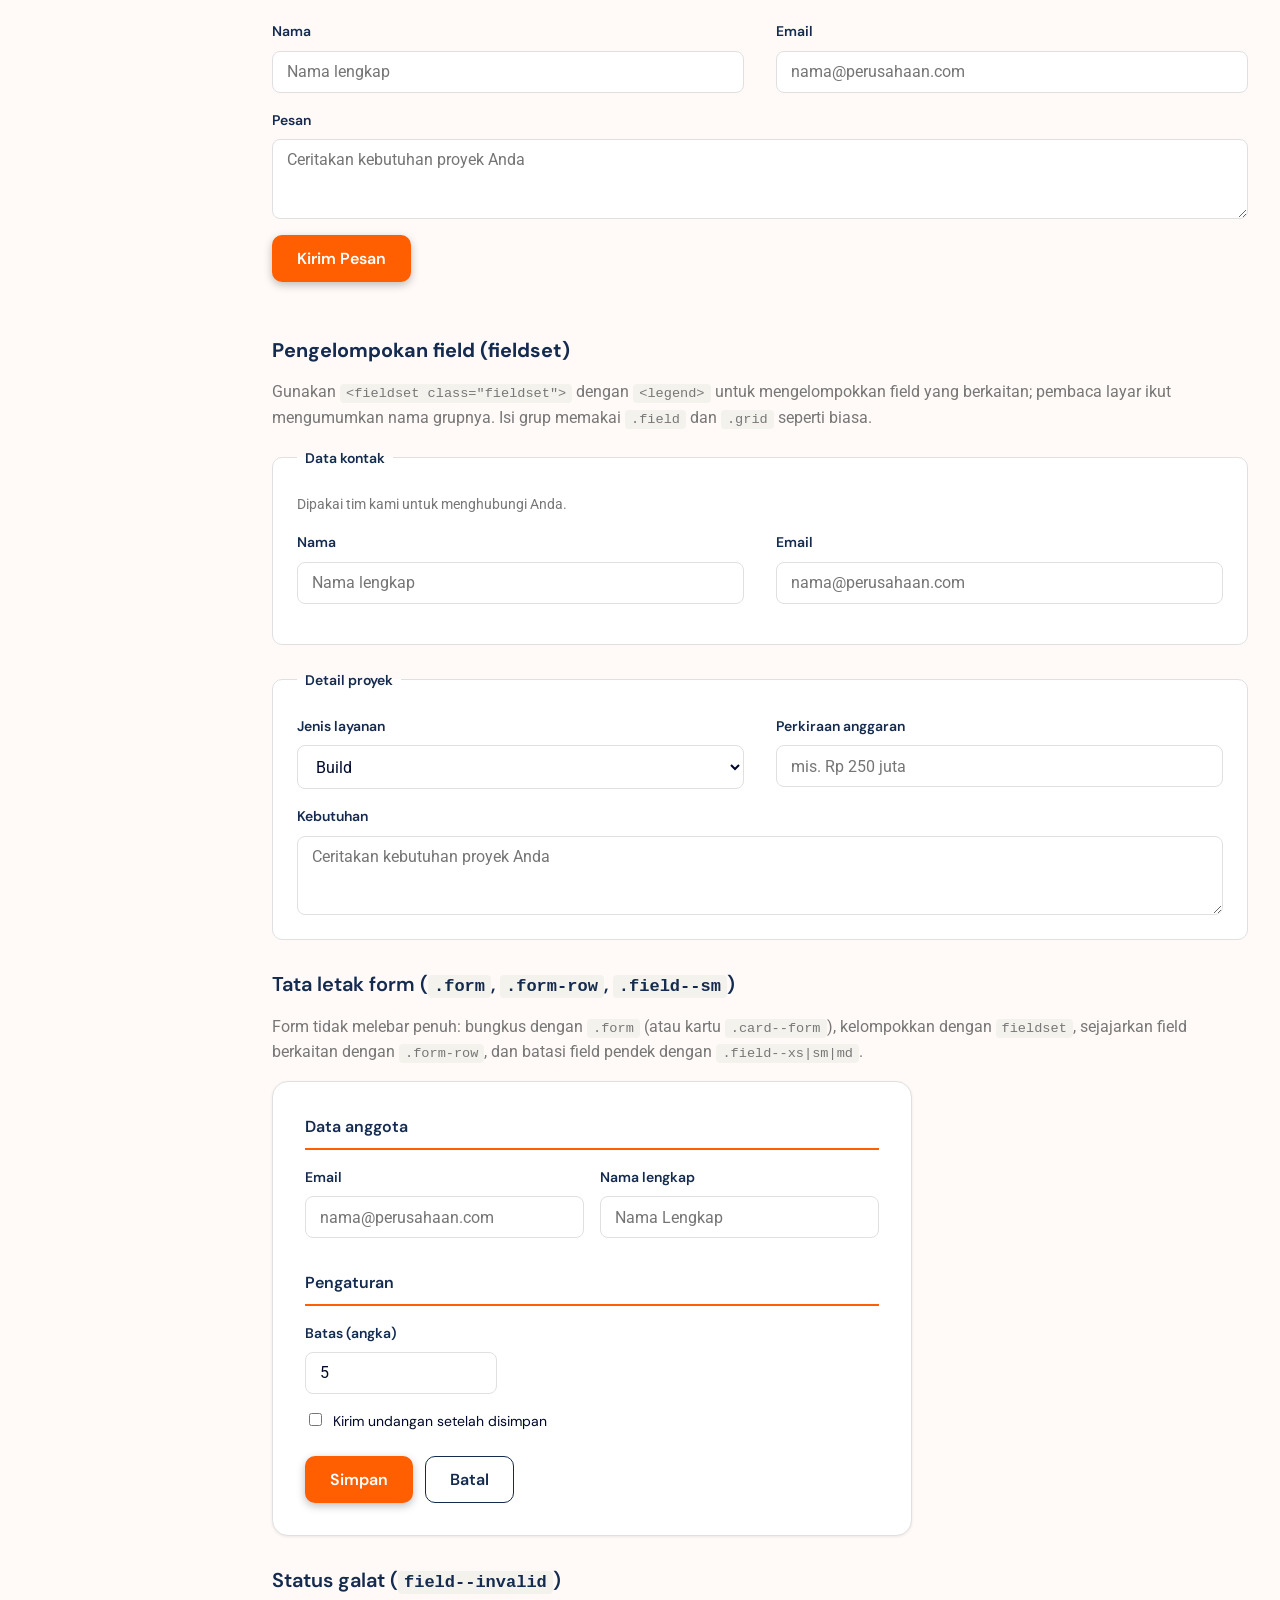
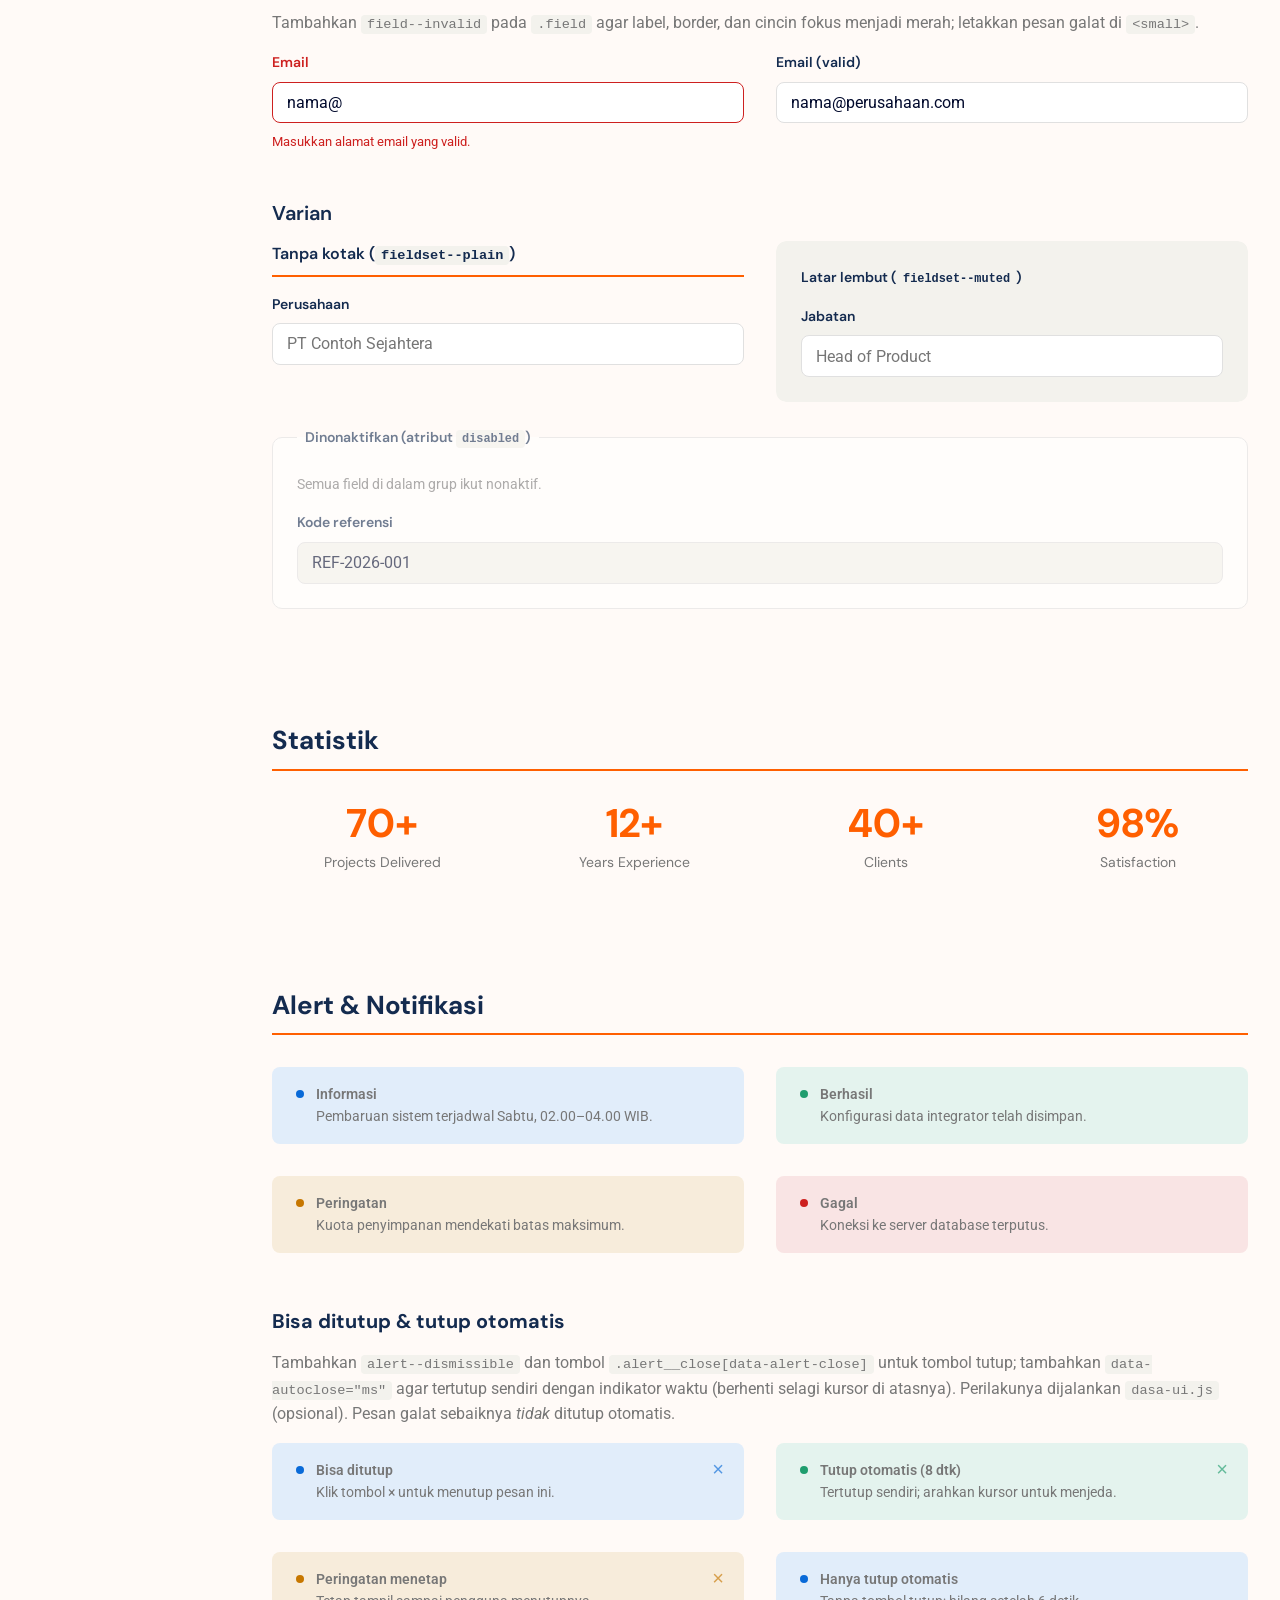
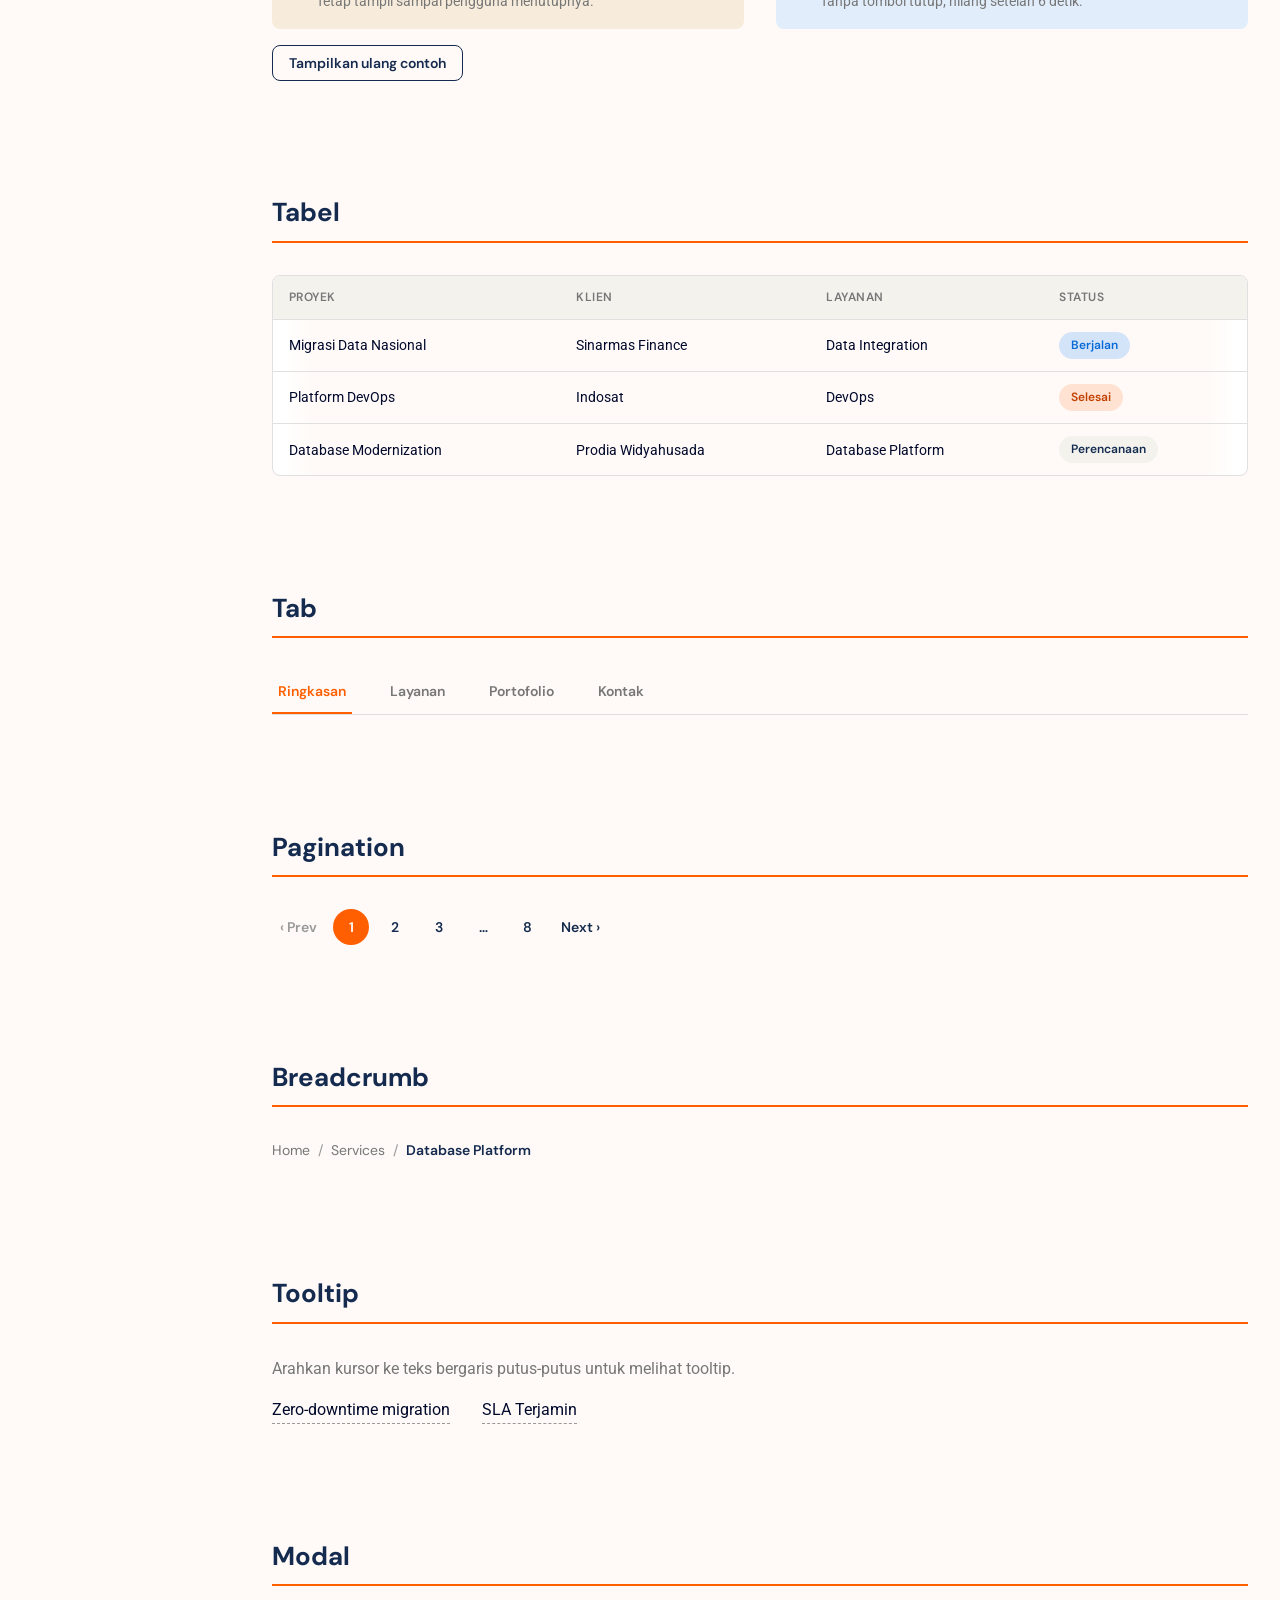
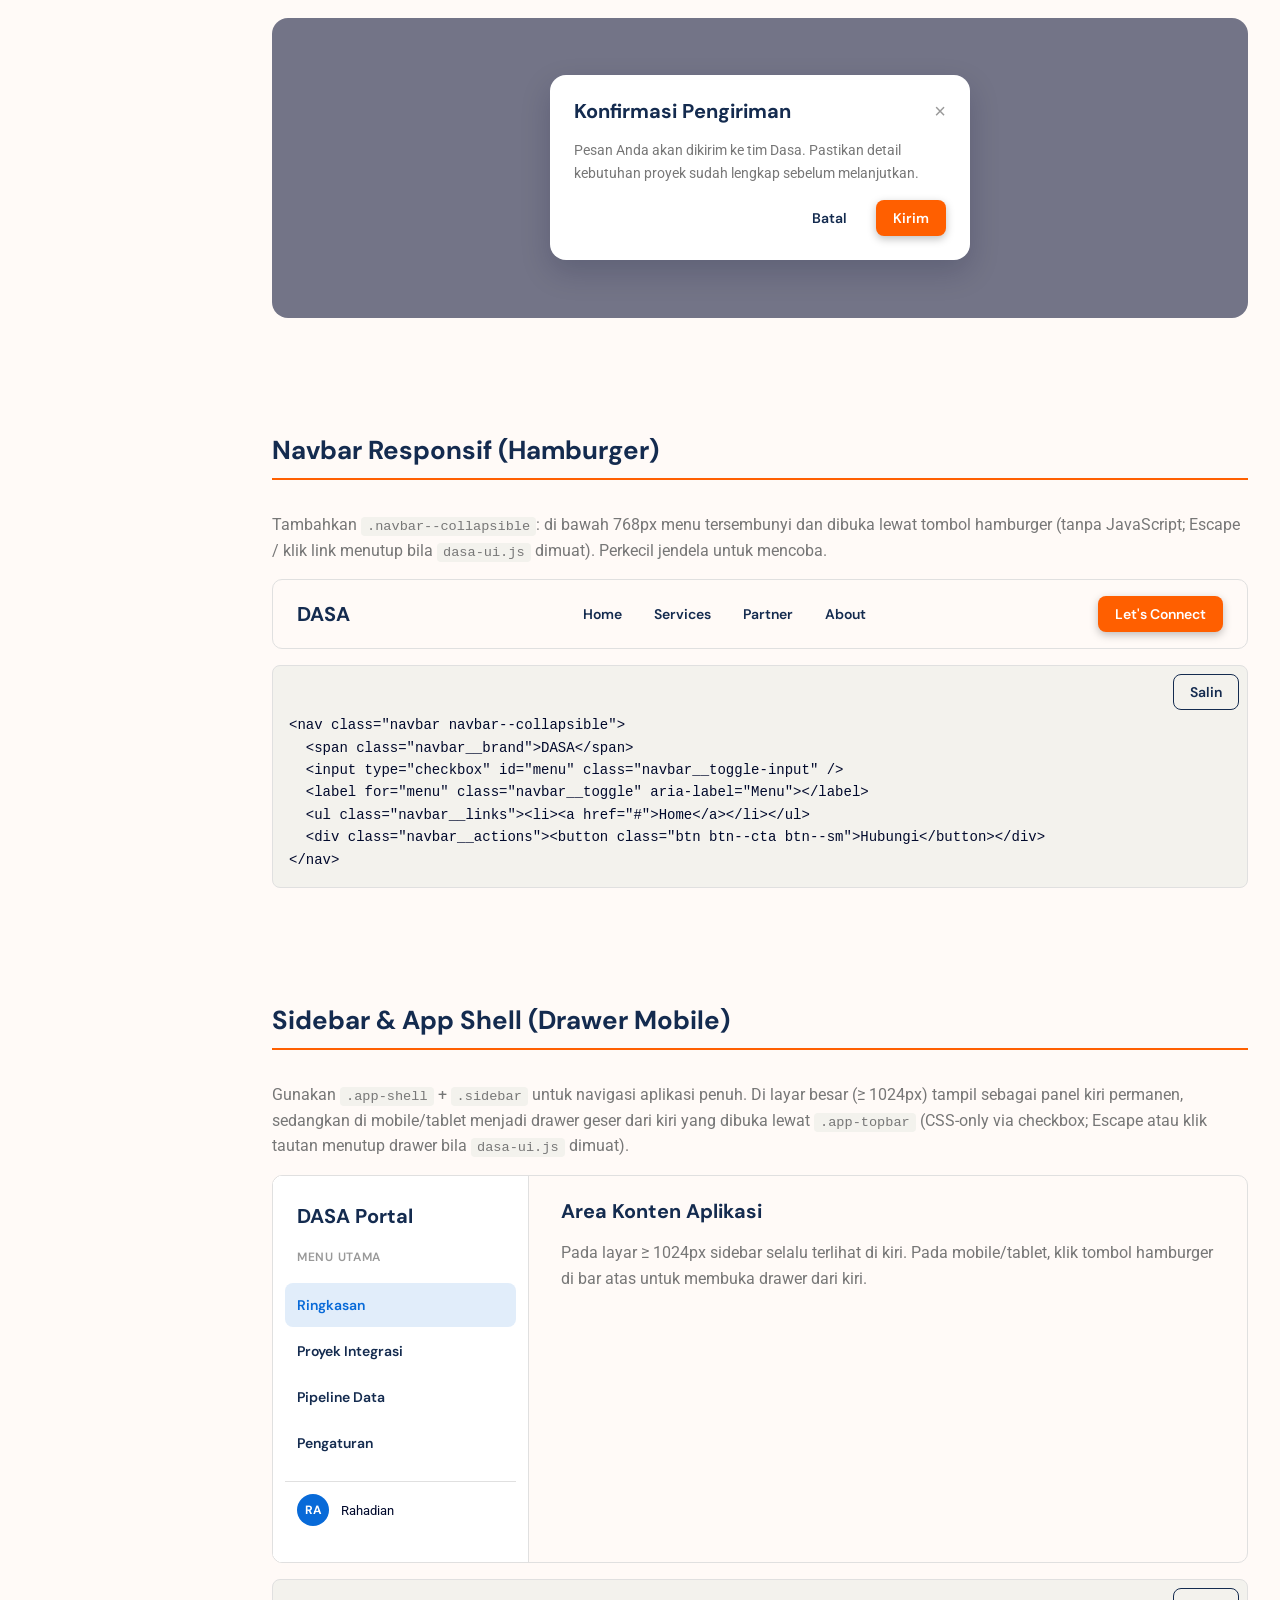
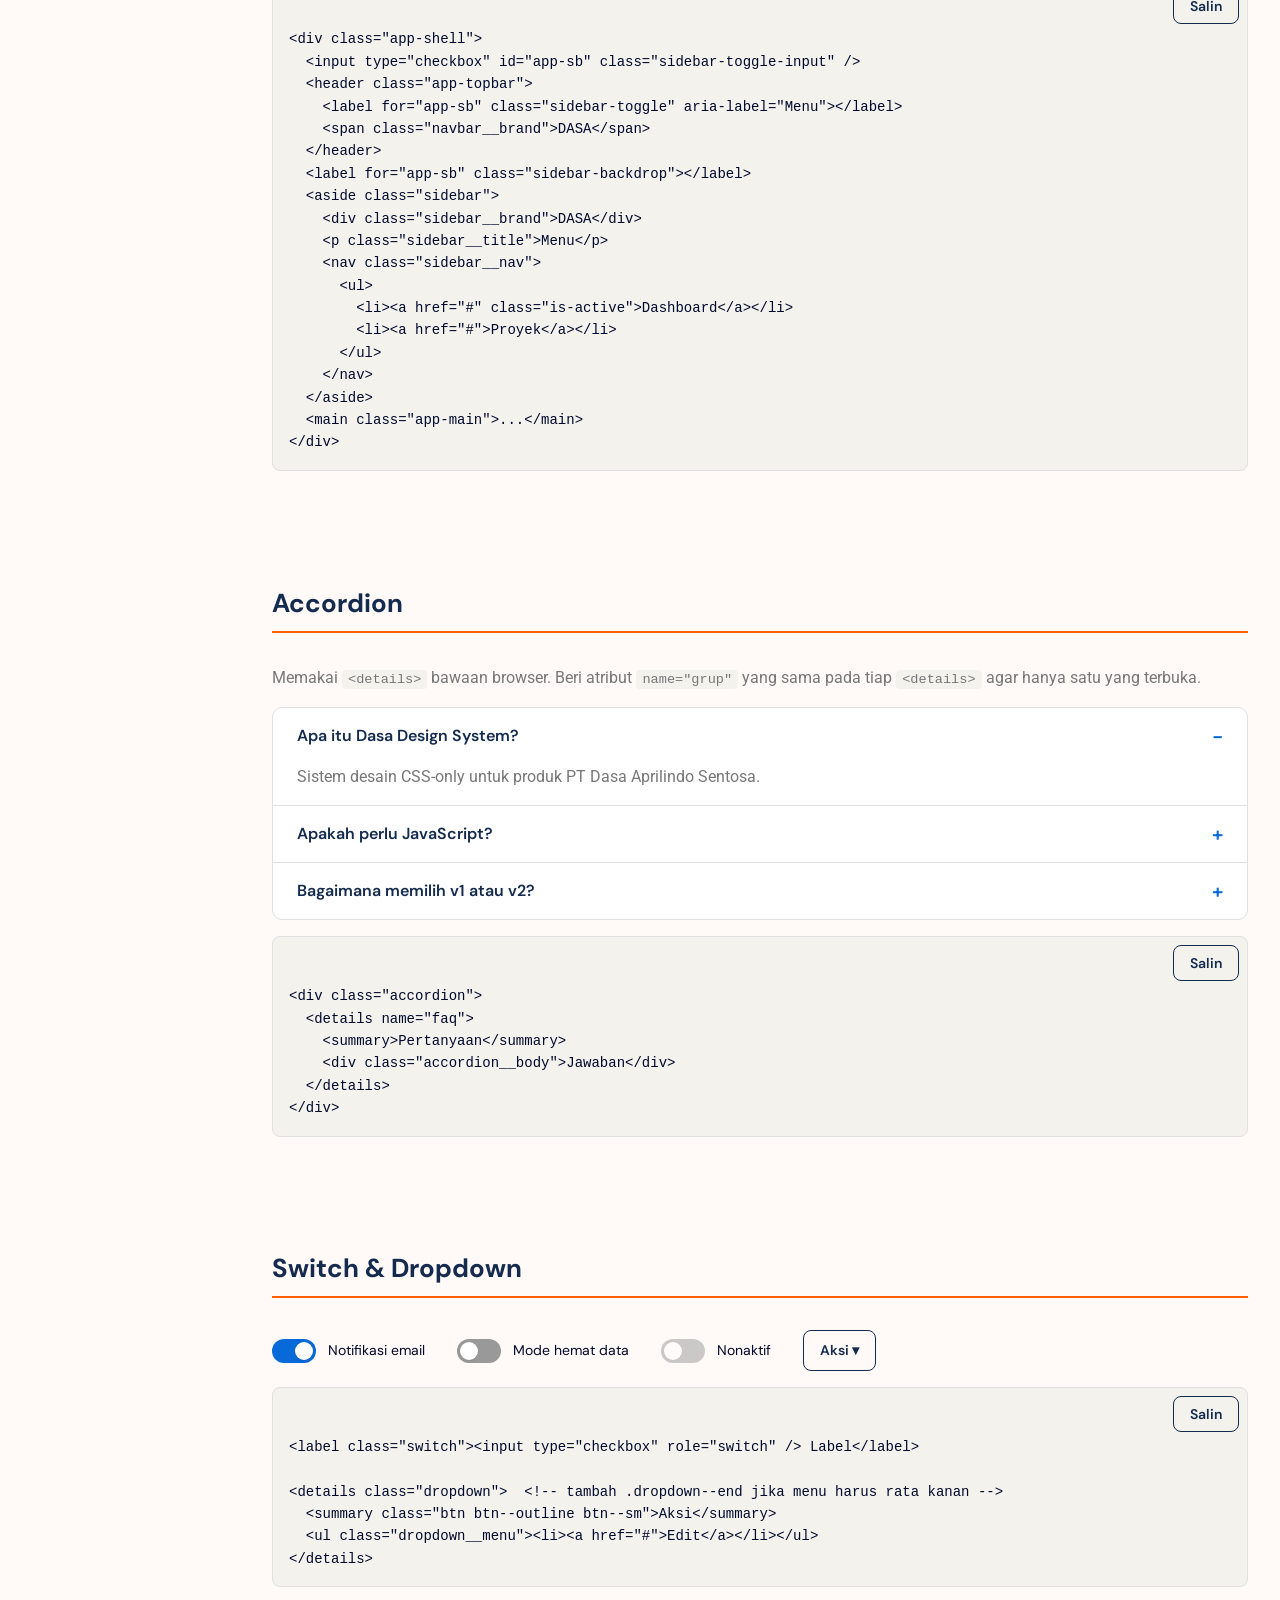
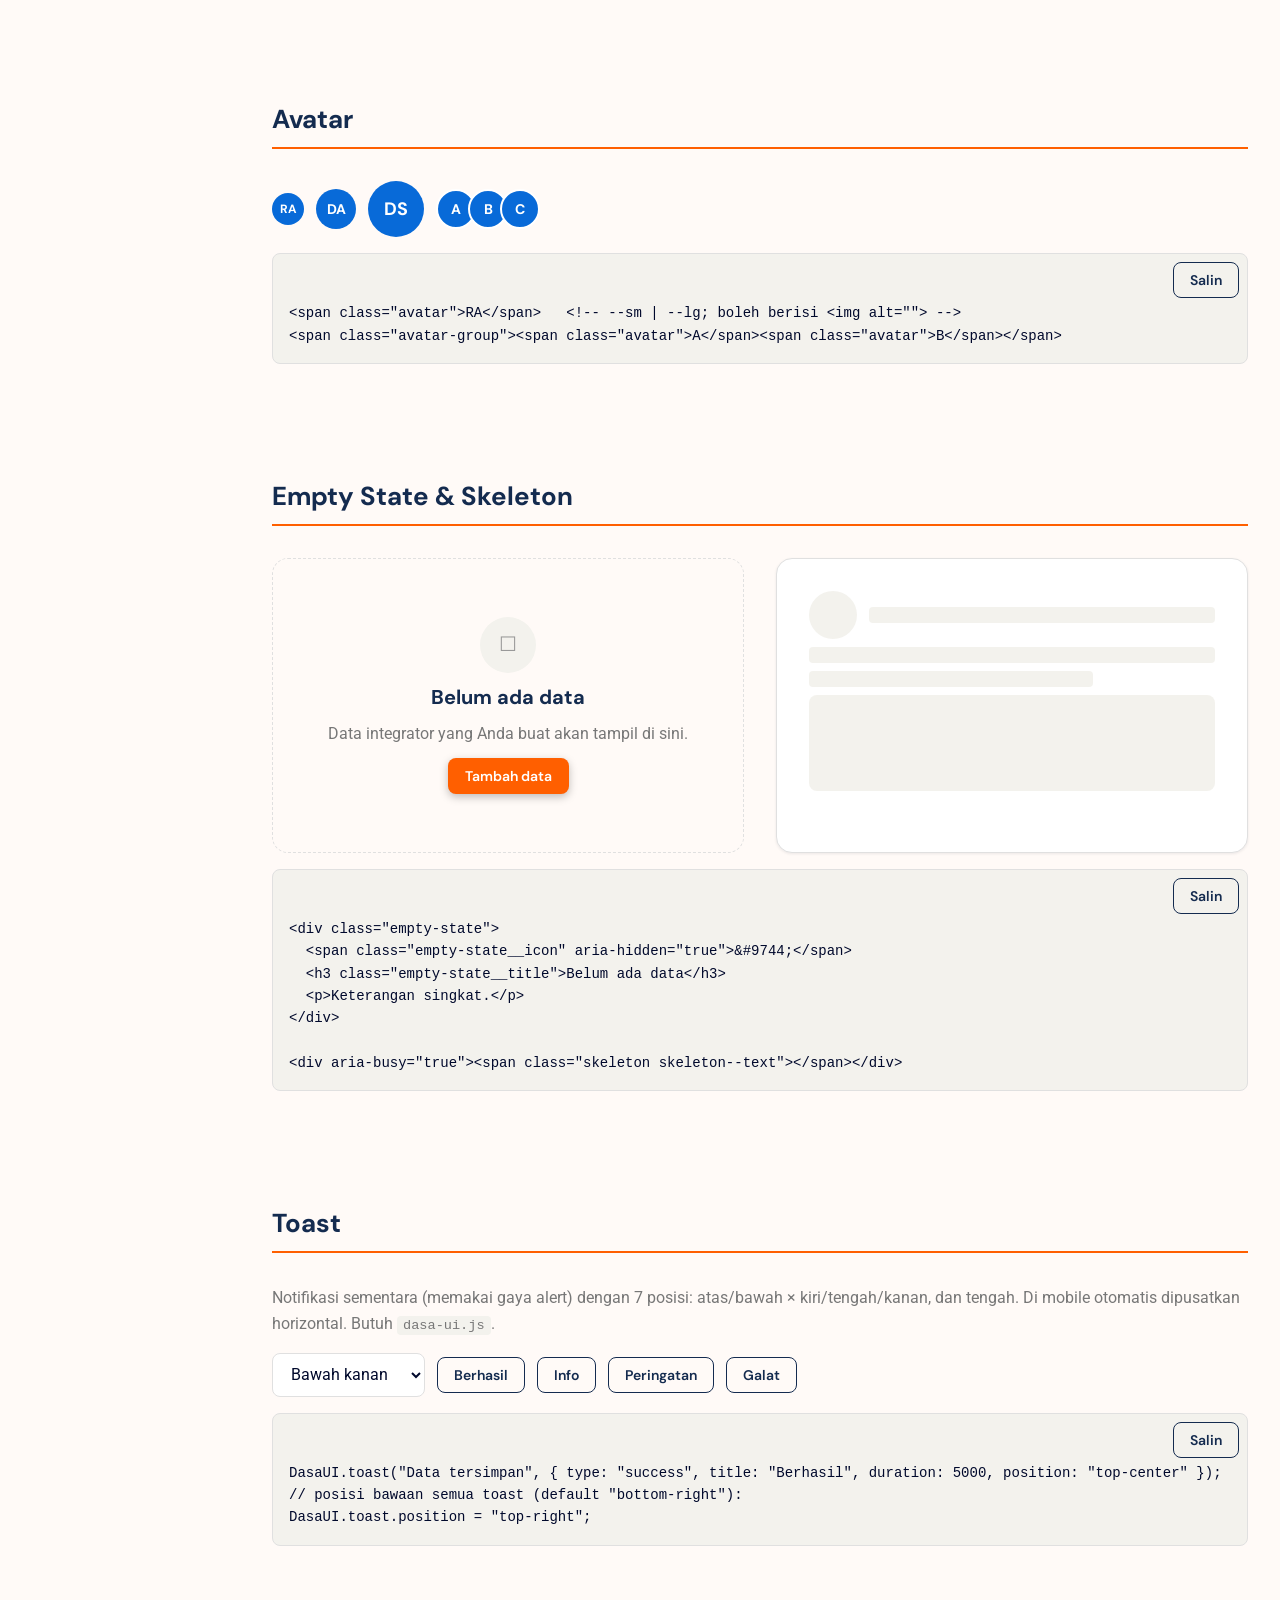
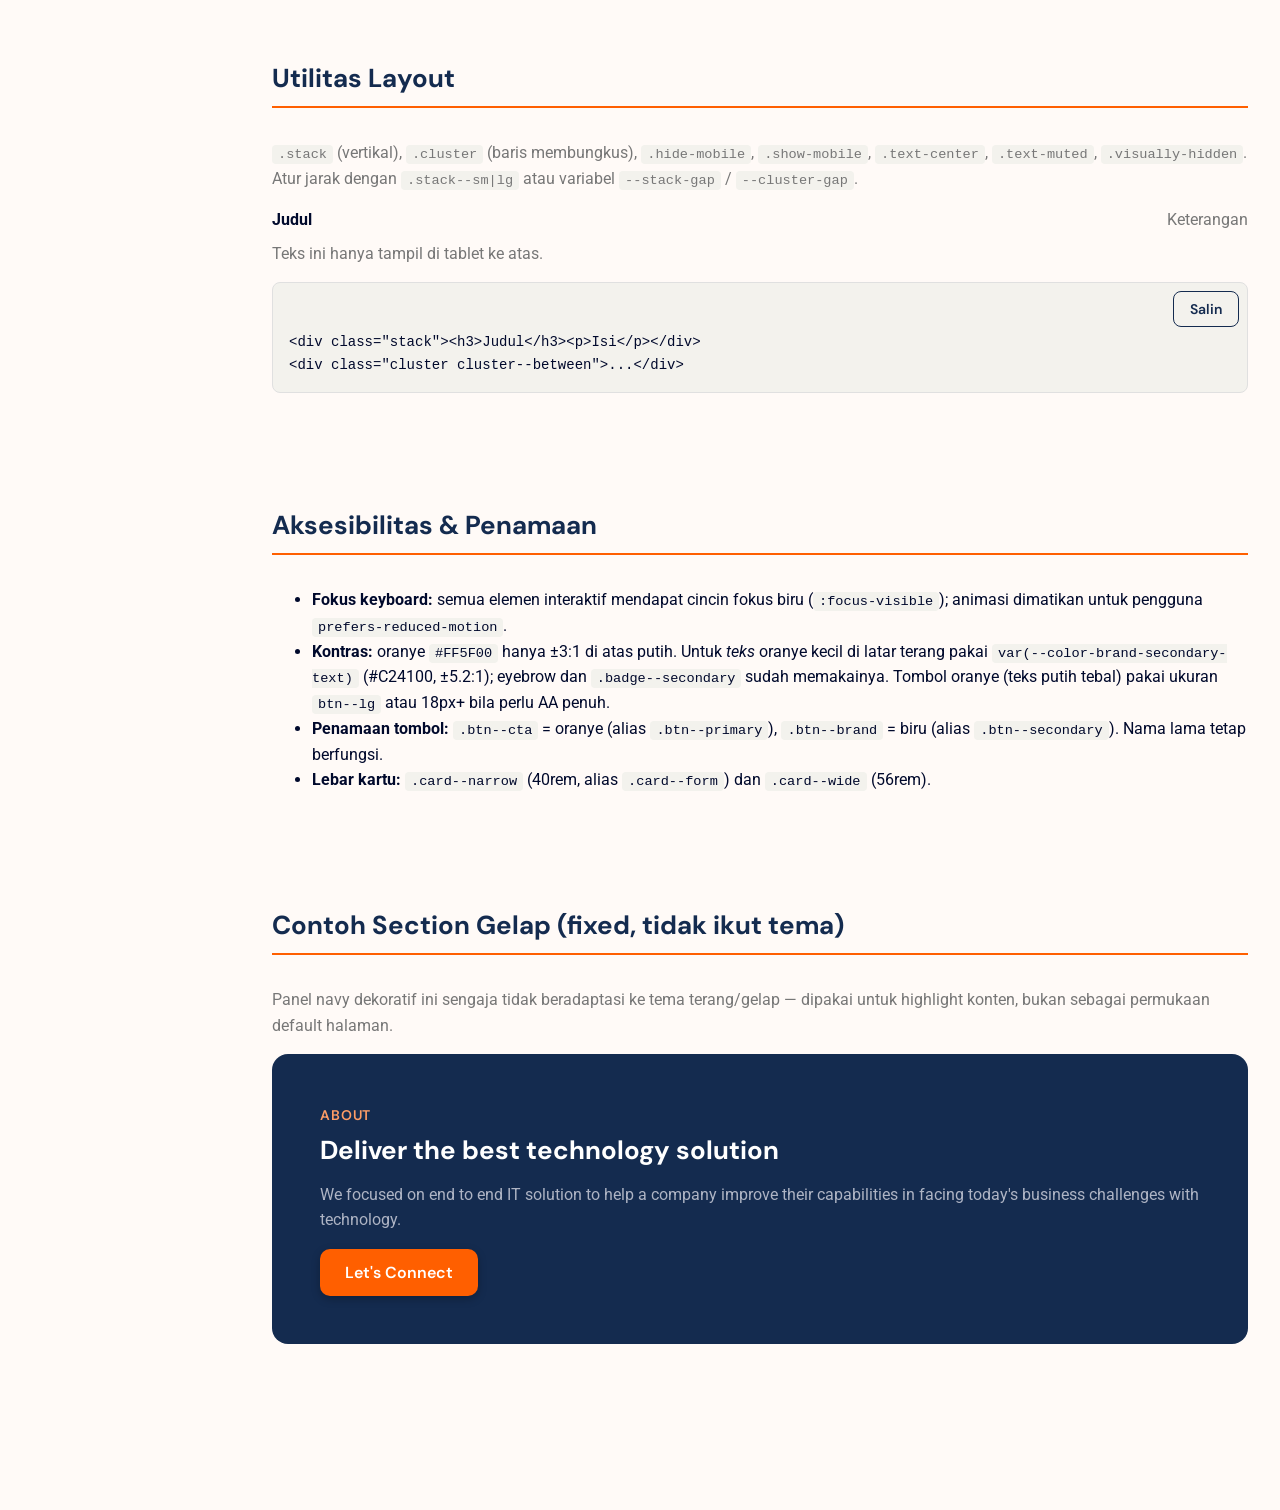
<file: v2/style-guide.html>
<!doctype html>
<html lang="id">
<head>
<meta charset="UTF-8" />
<title>Dasa Design System v2</title>
<meta name="viewport" content="width=device-width, initial-scale=1" />
<link rel="stylesheet" href="styles.css" />
<script src="dasa-ui.js" defer></script>
<style>
  .swatch { border-radius: var(--radius-md); height: 84px; display:flex; align-items:flex-end; padding:10px; }
  .swatch-label { font-family: var(--font-body); font-size: 12px; background: rgba(255,255,255,.9); padding:2px 6px; border-radius:4px; color:#222; }
  .swatch-row { display:grid; grid-template-columns: repeat(auto-fit, minmax(7.5rem, 1fr)); gap: 20px; }
  .swatch-row > div { display:flex; flex-direction:column; gap:8px; }
  .swatch-row small { font-family: var(--font-body); font-size: 11px; color: var(--color-text-tertiary); }
  .type-row { border-bottom: 1px solid var(--color-border); padding: 24px 0; display:flex; flex-wrap:wrap; align-items:baseline; gap:8px 32px; }
  .type-row .meta { font-family: var(--font-body); font-size: 12px; color: var(--color-text-tertiary); min-width:min(170px, 100%); }
  .doc-title { font-size: clamp(1.5rem, 1.25rem + 1.2vw, 2rem); margin-bottom: var(--space-2); } /* header halaman: 24-32px */
  .doc-section { margin-bottom: var(--space-10); }
  .doc-section > h2 { border-bottom: 2px solid var(--color-brand-secondary); padding-bottom: var(--space-3); margin-bottom: var(--space-6); }
  code { background: var(--color-surface-muted); padding: 2px 6px; border-radius: 4px; font-size: 0.85em; }
  .theme-toggle {
    font-family: var(--font-body); font-weight: 600; font-size: 13px;
    background: rgba(255,255,255,.12); color: #fff; border: 1px solid rgba(255,255,255,.35);
    border-radius: var(--radius-pill); padding: 8px 16px; cursor: pointer;
  }
  .doc-section { scroll-margin-top: 4rem; }
  .doc-section > h2, .doc-section[id] { scroll-margin-top: 4rem; }
  .doc-toc { position: sticky; top: 0; z-index: 20; display: flex; gap: var(--space-1); overflow-x: auto; white-space: nowrap; padding: var(--space-2) var(--container-padding-inline); background: var(--color-surface); border-bottom: 1px solid var(--color-border); }
  .doc-toc a { padding: var(--space-2) var(--space-3); border-radius: var(--radius-pill); font-family: var(--font-body); font-size: var(--text-sm); font-weight: 600; color: var(--color-heading); }
  .doc-toc a:hover { background: var(--color-surface-muted); }
  .doc-code { position: relative; margin: var(--space-4) 0 0; padding: var(--space-7) var(--space-4) var(--space-4); overflow-x: auto; border: 1px solid var(--color-border); border-radius: var(--radius-md); background: var(--color-surface-muted); font-size: var(--text-sm); }
  .doc-code code { background: none; padding: 0; font-size: inherit; }
  .doc-code .copy-btn { position: absolute; top: var(--space-2); right: var(--space-2); }  /* Daftar isi: bar horizontal di mobile/tablet, sidebar kiri di desktop (>=1024px) */
  .doc-main { padding-block: var(--space-8); min-width: 0; }
  .doc-toc a.is-active { background: color-mix(in srgb, var(--color-brand-primary) 12%, var(--color-surface)); color: var(--color-brand-primary); }
  @media (min-width: 1024px) {
    .doc-layout { display: grid; grid-template-columns: 15rem minmax(0, 1fr); align-items: start; }
    .doc-toc { top: 0; flex-direction: column; gap: 2px; height: 100vh; overflow-x: hidden; overflow-y: auto; white-space: normal; padding: var(--space-5) var(--space-3); border-bottom: 0; border-inline-end: 1px solid var(--color-border); }
    .doc-toc a { border-radius: var(--radius-md); }
  }</style>
</head>
<body>

<header class="section" style="padding-block: var(--space-8) var(--space-6); background: var(--color-surface-muted); border-bottom: 1px solid var(--color-border);">
  <div class="container" style="display:flex; align-items:flex-start; justify-content:space-between; gap:24px; flex-wrap:wrap;">
    <div>
      <span class="eyebrow">Design System &middot; v2 (responsif) &middot; <a href="../v1/style-guide.html">Beralih ke v1</a> &middot; <a href="../index.html">Pilih versi</a></span>
      <h1 class="doc-title">Dasa Design System</h1>
      <p style="color:var(--color-text-secondary); max-width:640px;">PT Dasa Aprilindo Sentosa — system integration &amp; data technology. Diturunkan dari identitas visual <strong>daas.co.id</strong>: navy korporat, aksen biru &amp; oranye, tipografi Montserrat/DM&nbsp;Sans/Roboto. Token yang sama mendukung tema terang dan gelap.</p>
    </div>
    <button class="theme-toggle" style="background: var(--color-surface); color: var(--color-heading); border-color: var(--color-border);" onclick="document.documentElement.setAttribute('data-theme', document.documentElement.getAttribute('data-theme')==='dark' ? 'light' : 'dark'); this.textContent = document.documentElement.getAttribute('data-theme')==='dark' ? '☾ Dark mode' : '☀ Light mode';">☀ Light mode</button>
  </div>
</header>

<div class="doc-layout">
<nav class="doc-toc" id="doc-toc" aria-label="Daftar isi"></nav>

<main class="container doc-main">

  <section class="doc-section">
    <h2>Warna</h2>
    <p>Warna brand (navy, biru, oranye) tetap konstan di kedua tema — hanya permukaan (background, surface, border, teks) yang beradaptasi. Coba tombol tema di atas.</p>
    <h4 style="margin-bottom: var(--space-4);">Brand (konstan)</h4>
    <div class="swatch-row" style="margin-bottom: var(--space-7);">
      <div><div class="swatch" style="background:var(--dasa-navy-ink);"><span class="swatch-label">navy-ink</span></div><small>#00092C — teks isi utama</small></div>
      <div><div class="swatch" style="background:var(--dasa-navy-heading);"><span class="swatch-label">navy-heading</span></div><small>#142B4F — heading, nav aktif</small></div>
      <div><div class="swatch" style="background:var(--dasa-blue-500);"><span class="swatch-label">blue-500</span></div><small>#086AD8 — aksen primer</small></div>
      <div><div class="swatch" style="background:var(--dasa-blue-400);"><span class="swatch-label">blue-400</span></div><small>#378CFF — hover primer</small></div>
      <div><div class="swatch" style="background:var(--dasa-orange-500);"><span class="swatch-label">orange-500</span></div><small>#FF5F00 — aksen sekunder / CTA</small></div>
      <div><div class="swatch" style="background:var(--dasa-orange-600);"><span class="swatch-label">orange-600</span></div><small>#D94F00 — hover sekunder</small></div>
    </div>
    <h4 style="margin-bottom: var(--space-4);">Netral — tema terang</h4>
    <div class="swatch-row" style="margin-bottom: var(--space-7);">
      <div><div class="swatch" style="background:var(--dasa-gray-800); border:1px solid #eee;"><span class="swatch-label">gray-800</span></div><small>#333333</small></div>
      <div><div class="swatch" style="background:var(--dasa-gray-500); border:1px solid #eee;"><span class="swatch-label">gray-500</span></div><small>#777777</small></div>
      <div><div class="swatch" style="background:var(--dasa-gray-400); border:1px solid #eee;"><span class="swatch-label">gray-400</span></div><small>#999999</small></div>
      <div><div class="swatch" style="background:var(--dasa-gray-100); border:1px solid #eee;"><span class="swatch-label">gray-100</span></div><small>#E0E0E0</small></div>
      <div><div class="swatch" style="background:var(--dasa-gray-50); border:1px solid #eee;"><span class="swatch-label">gray-50</span></div><small>#F3F2ED</small></div>
      <div><div class="swatch" style="background:var(--dasa-bg-light); border:1px solid #eee;"><span class="swatch-label">bg-light</span></div><small>#FFFAF7</small></div>
    </div>
    <h4 style="margin-bottom: var(--space-4);">Netral — tema gelap (diturunkan dari navy)</h4>
    <div class="swatch-row">
      <div><div class="swatch" style="background:var(--dasa-navy-950);"><span class="swatch-label">navy-950</span></div><small>#05081C — bg gelap</small></div>
      <div><div class="swatch" style="background:var(--dasa-navy-900);"><span class="swatch-label">navy-900</span></div><small>#0B1430 — surface gelap</small></div>
      <div><div class="swatch" style="background:var(--dasa-navy-800);"><span class="swatch-label">navy-800</span></div><small>#101C3D — surface-muted gelap</small></div>
      <div><div class="swatch" style="background:var(--dasa-navy-700);"><span class="swatch-label">navy-700</span></div><small>#1E3159 — border gelap</small></div>
      <div><div class="swatch" style="background:var(--dasa-slate-300);"><span class="swatch-label">slate-300</span></div><small>#AEB4C4 — teks sekunder gelap</small></div>
      <div><div class="swatch" style="background:var(--dasa-slate-500);"><span class="swatch-label">slate-500</span></div><small>#7C879E — teks tersier gelap</small></div>
    </div>
  </section>

  <section class="doc-section">
    <h2>Permukaan &amp; teks semantik (adaptif per tema)</h2>
    <div class="grid grid--4">
      <div class="stat"><div class="swatch" style="background:var(--color-bg); border:1px solid var(--color-border); height:48px;"></div><div class="stat__label" style="margin-top:6px;">--color-bg</div></div>
      <div class="stat"><div class="swatch" style="background:var(--color-surface); border:1px solid var(--color-border); height:48px;"></div><div class="stat__label" style="margin-top:6px;">--color-surface</div></div>
      <div class="stat"><div class="swatch" style="background:var(--color-surface-muted); border:1px solid var(--color-border); height:48px;"></div><div class="stat__label" style="margin-top:6px;">--color-surface-muted</div></div>
      <div class="stat"><div class="swatch" style="background:var(--color-border); height:48px;"></div><div class="stat__label" style="margin-top:6px;">--color-border</div></div>
    </div>
  </section>

  <section class="doc-section">
    <h2>Tipografi</h2>
    <p>Tiga peran font: <code>--font-display</code> (Montserrat) untuk heading &amp; tombol, <code>--font-body</code> (DM Sans) untuk navigasi &amp; UI label, <code>--font-copy</code> (Roboto) untuk paragraf panjang.</p>
    <div class="type-row"><div class="meta">H1 · 26-36px (fluid) · 700</div><div style="font-family:var(--font-display); font-size:var(--text-4xl); font-weight:700; color:var(--color-heading);">Most Reliable Technology</div></div>
    <div class="type-row"><div class="meta">H2 · 20-26px (fluid) · 700</div><div style="font-family:var(--font-display); font-size:var(--text-2xl); font-weight:700; color:var(--color-heading);">Deliver the best solution</div></div>
    <div class="type-row"><div class="meta">H3 · 17-20px (fluid) · 700</div><div style="font-family:var(--font-display); font-size:var(--text-xl); font-weight:700; color:var(--color-heading);">What we deliver</div></div>
    <div class="type-row"><div class="meta">UI label · 14px · 600</div><div style="font-family:var(--font-body); font-size:var(--text-sm); font-weight:600; color:var(--color-heading);">Home · Services · About</div></div>
    <div class="type-row"><div class="meta">Body copy · 16px · 400</div><div style="font-family:var(--font-copy); font-size:var(--text-base); max-width:520px; color:var(--color-text-secondary);">We help our clients succeed by creating brand identities, digital IT experiences, &amp; print materials.</div></div>
  </section>

  <section class="doc-section">
    <h2>Tombol</h2>
    <div style="display:flex; gap:16px; flex-wrap:wrap; align-items:center;">
      <button class="btn btn--primary">Let's Connect</button>
      <button class="btn btn--secondary">Contact Us</button>
      <button class="btn btn--outline">Learn More</button>
      <button class="btn btn--ghost">Cancel</button>
      <button class="btn btn--primary btn--sm">Small</button>
      <button class="btn btn--primary btn--lg">Large</button>
    </div>
  </section>

  <section class="doc-section">
    <h2>Kartu &amp; Badge</h2>
    <div class="grid grid--3" style="margin-bottom: var(--space-6);">
      <div class="card">
        <div class="card__icon">B</div>
        <h4>Build</h4>
        <p>End-to-end system integration dan implementasi teknologi data.</p>
        <span class="badge badge--secondary">Layanan Inti</span>
      </div>
      <div class="card">
        <div class="card__icon">R</div>
        <h4>Research</h4>
        <p>Riset kebutuhan bisnis untuk solusi teknologi yang tepat sasaran.</p>
        <span class="badge badge--primary">Strategi</span>
      </div>
      <div class="card">
        <div class="card__icon">D</div>
        <h4>Develop</h4>
        <p>Pengembangan dan manajemen layanan berkelanjutan.</p>
        <span class="badge">Delivery</span>
      </div>
    </div>
  </section>

  <section class="doc-section">
    <h2>Navigasi</h2>
    <div class="navbar" style="border:1px solid var(--color-border); border-radius: var(--radius-lg); padding-inline: var(--space-5);">
      <span class="navbar__brand">DASA</span>
      <ul class="navbar__links">
        <li><a href="#">Home</a></li>
        <li><a href="#">Services</a></li>
        <li><a href="#">Partner</a></li>
        <li><a href="#">About</a></li>
      </ul>
      <button class="btn btn--primary btn--sm">Let's Connect</button>
    </div>
  </section>

  <section class="doc-section">
    <h2>Form</h2>
    <div class="grid grid--2">
      <div class="field">
        <label for="name">Nama</label>
        <input id="name" type="text" placeholder="Nama lengkap" />
      </div>
      <div class="field">
        <label for="email">Email</label>
        <input id="email" type="email" placeholder="nama@perusahaan.com" />
      </div>
    </div>
    <div class="field">
      <label for="msg">Pesan</label>
      <textarea id="msg" rows="3" placeholder="Ceritakan kebutuhan proyek Anda"></textarea>
    </div>
    <button class="btn btn--primary">Kirim Pesan</button>

    <h3 style="margin-top: var(--space-8);">Pengelompokan field (fieldset)</h3>
    <p style="color: var(--color-text-secondary);">Gunakan <code>&lt;fieldset class="fieldset"&gt;</code> dengan <code>&lt;legend&gt;</code> untuk mengelompokkan field yang berkaitan; pembaca layar ikut mengumumkan nama grupnya. Isi grup memakai <code>.field</code> dan <code>.grid</code> seperti biasa.</p>

    <fieldset class="fieldset">
      <legend>Data kontak</legend>
      <p class="fieldset__hint">Dipakai tim kami untuk menghubungi Anda.</p>
      <div class="grid grid--2">
        <div class="field">
          <label for="fs-name">Nama</label>
          <input id="fs-name" type="text" placeholder="Nama lengkap" />
        </div>
        <div class="field">
          <label for="fs-email">Email</label>
          <input id="fs-email" type="email" placeholder="nama@perusahaan.com" />
        </div>
      </div>
    </fieldset>

    <fieldset class="fieldset">
      <legend>Detail proyek</legend>
      <div class="grid grid--2">
        <div class="field">
          <label for="fs-type">Jenis layanan</label>
          <select id="fs-type"><option>Build</option><option>Research</option><option>Develop</option></select>
        </div>
        <div class="field">
          <label for="fs-budget">Perkiraan anggaran</label>
          <input id="fs-budget" type="text" placeholder="mis. Rp 250 juta" />
        </div>
      </div>
      <div class="field">
        <label for="fs-msg">Kebutuhan</label>
        <textarea id="fs-msg" rows="3" placeholder="Ceritakan kebutuhan proyek Anda"></textarea>
      </div>
    </fieldset>

    <h4 style="margin-top: var(--space-6);">Tata letak form (<code>.form</code>, <code>.form-row</code>, <code>.field--sm</code>)</h4>
    <p style="color: var(--color-text-secondary);">Form tidak melebar penuh: bungkus dengan <code>.form</code> (atau kartu <code>.card--form</code>), kelompokkan dengan <code>fieldset</code>, sejajarkan field berkaitan dengan <code>.form-row</code>, dan batasi field pendek dengan <code>.field--xs|sm|md</code>.</p>
    <div class="card card--form">
      <form class="form" onsubmit="return false;">
        <fieldset class="fieldset fieldset--plain">
          <legend>Data anggota</legend>
          <div class="form-row">
            <div class="field"><label for="fl-email">Email</label><input id="fl-email" type="email" placeholder="nama@perusahaan.com" /></div>
            <div class="field"><label for="fl-name">Nama lengkap</label><input id="fl-name" type="text" placeholder="Nama Lengkap" /></div>
          </div>
        </fieldset>
        <fieldset class="fieldset fieldset--plain">
          <legend>Pengaturan</legend>
          <div class="field field--sm"><label for="fl-limit">Batas (angka)</label><input id="fl-limit" type="number" min="1" value="5" /></div>
          <label class="field__checkbox" for="fl-opt"><input id="fl-opt" type="checkbox" /><span>Kirim undangan setelah disimpan</span></label>
        </fieldset>
        <div class="form__actions"><button type="submit" class="btn btn--primary">Simpan</button><button type="button" class="btn btn--outline">Batal</button></div>
      </form>
    </div>

    <h4 style="margin-top: var(--space-6);">Status galat (<code>field--invalid</code>)</h4>
    <p style="color: var(--color-text-secondary);">Tambahkan <code>field--invalid</code> pada <code>.field</code> agar label, border, dan cincin fokus menjadi merah; letakkan pesan galat di <code>&lt;small&gt;</code>.</p>
    <div class="grid grid--2">
      <div class="field field--invalid">
        <label for="fs-bad">Email</label>
        <input id="fs-bad" type="email" value="nama@" />
        <small>Masukkan alamat email yang valid.</small>
      </div>
      <div class="field">
        <label for="fs-ok">Email (valid)</label>
        <input id="fs-ok" type="email" value="nama@perusahaan.com" />
      </div>
    </div>

    <h4 style="margin-top: var(--space-6);">Varian</h4>
    <div class="grid grid--2">
      <fieldset class="fieldset fieldset--plain">
        <legend>Tanpa kotak (<code>fieldset--plain</code>)</legend>
        <div class="field">
          <label for="fs-plain">Perusahaan</label>
          <input id="fs-plain" type="text" placeholder="PT Contoh Sejahtera" />
        </div>
      </fieldset>
      <fieldset class="fieldset fieldset--muted">
        <legend>Latar lembut (<code>fieldset--muted</code>)</legend>
        <div class="field">
          <label for="fs-muted">Jabatan</label>
          <input id="fs-muted" type="text" placeholder="Head of Product" />
        </div>
      </fieldset>
    </div>
    <fieldset class="fieldset" disabled>
      <legend>Dinonaktifkan (atribut <code>disabled</code>)</legend>
      <p class="fieldset__hint">Semua field di dalam grup ikut nonaktif.</p>
      <div class="field">
        <label for="fs-off">Kode referensi</label>
        <input id="fs-off" type="text" value="REF-2026-001" />
      </div>
    </fieldset>
  </section>

  <section class="doc-section">
    <h2>Statistik</h2>
    <div class="grid grid--4">
      <div class="stat"><div class="stat__value">70+</div><div class="stat__label">Projects Delivered</div></div>
      <div class="stat"><div class="stat__value">12+</div><div class="stat__label">Years Experience</div></div>
      <div class="stat"><div class="stat__value">40+</div><div class="stat__label">Clients</div></div>
      <div class="stat"><div class="stat__value">98%</div><div class="stat__label">Satisfaction</div></div>
    </div>
  </section>

  <section class="doc-section">
    <h2>Alert &amp; Notifikasi</h2>
    <div class="grid grid--2">
      <div class="alert alert--info">
        <span class="alert__dot"></span>
        <div><p class="alert__title">Informasi</p><p>Pembaruan sistem terjadwal Sabtu, 02.00–04.00 WIB.</p></div>
      </div>
      <div class="alert alert--success">
        <span class="alert__dot"></span>
        <div><p class="alert__title">Berhasil</p><p>Konfigurasi data integrator telah disimpan.</p></div>
      </div>
      <div class="alert alert--warning">
        <span class="alert__dot"></span>
        <div><p class="alert__title">Peringatan</p><p>Kuota penyimpanan mendekati batas maksimum.</p></div>
      </div>
      <div class="alert alert--danger">
        <span class="alert__dot"></span>
        <div><p class="alert__title">Gagal</p><p>Koneksi ke server database terputus.</p></div>
      </div>
    </div>

    <h3 style="margin-top: var(--space-8);">Bisa ditutup &amp; tutup otomatis</h3>
    <p style="color: var(--color-text-secondary);">Tambahkan <code>alert--dismissible</code> dan tombol <code>.alert__close[data-alert-close]</code> untuk tombol tutup; tambahkan <code>data-autoclose="ms"</code> agar tertutup sendiri dengan indikator waktu (berhenti selagi kursor di atasnya). Perilakunya dijalankan <code>dasa-ui.js</code> (opsional). Pesan galat sebaiknya <em>tidak</em> ditutup otomatis.</p>
    <div class="grid grid--2" id="alert-demo">
      <div class="alert alert--info alert--dismissible">
        <span class="alert__dot"></span>
        <div><p class="alert__title">Bisa ditutup</p><p>Klik tombol × untuk menutup pesan ini.</p></div>
        <button type="button" class="alert__close" data-alert-close aria-label="Tutup">&times;</button>
      </div>
      <div class="alert alert--success alert--dismissible" data-autoclose="8000">
        <span class="alert__dot"></span>
        <div><p class="alert__title">Tutup otomatis (8 dtk)</p><p>Tertutup sendiri; arahkan kursor untuk menjeda.</p></div>
        <button type="button" class="alert__close" data-alert-close aria-label="Tutup">&times;</button>
      </div>
      <div class="alert alert--warning alert--dismissible">
        <span class="alert__dot"></span>
        <div><p class="alert__title">Peringatan menetap</p><p>Tetap tampil sampai pengguna menutupnya.</p></div>
        <button type="button" class="alert__close" data-alert-close aria-label="Tutup">&times;</button>
      </div>
      <div class="alert alert--info" data-autoclose="6000">
        <span class="alert__dot"></span>
        <div><p class="alert__title">Hanya tutup otomatis</p><p>Tanpa tombol tutup; hilang setelah 6 detik.</p></div>
      </div>
    </div>
    <button type="button" class="btn btn--outline btn--sm" id="alert-demo-reset" style="margin-top: var(--space-4);">Tampilkan ulang contoh</button>
    <script>
      (function () {
        var box = document.getElementById('alert-demo');
        var original = box.innerHTML;
        document.getElementById('alert-demo-reset').addEventListener('click', function () {
          box.innerHTML = original; // MutationObserver dasa-ui.js menginisialisasi ulang alert baru
        });
      })();
    </script>
  </section>

  <section class="doc-section">
    <h2>Tabel</h2>
    <div class="table-wrap" tabindex="0" role="region" aria-label="Tabel proyek, dapat digulir ke samping">
      <table class="table">
        <thead>
          <tr><th>Proyek</th><th>Klien</th><th>Layanan</th><th>Status</th></tr>
        </thead>
        <tbody>
          <tr><td>Migrasi Data Nasional</td><td>Sinarmas Finance</td><td>Data Integration</td><td><span class="badge badge--primary">Berjalan</span></td></tr>
          <tr><td>Platform DevOps</td><td>Indosat</td><td>DevOps</td><td><span class="badge badge--secondary">Selesai</span></td></tr>
          <tr><td>Database Modernization</td><td>Prodia Widyahusada</td><td>Database Platform</td><td><span class="badge">Perencanaan</span></td></tr>
        </tbody>
      </table>
    </div>
  </section>

  <section class="doc-section">
    <h2>Tab</h2>
    <div class="tabs">
      <button class="tabs__link tabs__link--active">Ringkasan</button>
      <button class="tabs__link">Layanan</button>
      <button class="tabs__link">Portofolio</button>
      <button class="tabs__link">Kontak</button>
    </div>
  </section>

  <section class="doc-section">
    <h2>Pagination</h2>
    <div class="pagination">
      <span class="pagination__item pagination__item--disabled">‹ Prev</span>
      <span class="pagination__item pagination__item--active">1</span>
      <span class="pagination__item">2</span>
      <span class="pagination__item">3</span>
      <span class="pagination__item">…</span>
      <span class="pagination__item">8</span>
      <span class="pagination__item">Next ›</span>
    </div>
  </section>

  <section class="doc-section">
    <h2>Breadcrumb</h2>
    <ul class="breadcrumb">
      <li><a href="#">Home</a></li>
      <li><a href="#">Services</a></li>
      <li>Database Platform</li>
    </ul>
  </section>

  <section class="doc-section">
    <h2>Tooltip</h2>
    <p>Arahkan kursor ke teks bergaris putus-putus untuk melihat tooltip.</p>
    <div style="display:flex; gap:var(--space-6); align-items:center;">
      <span class="tooltip" data-tooltip="Migrasi tanpa downtime">Zero-downtime migration</span>
      <span class="tooltip" data-tooltip="Didukung SLA 99.9%">SLA Terjamin</span>
    </div>
  </section>

  <section class="doc-section">
    <h2>Modal</h2>
    <div class="modal__overlay">
      <div class="modal">
        <div class="modal__header">
          <h4 class="modal__title">Konfirmasi Pengiriman</h4>
          <button class="modal__close">&times;</button>
        </div>
        <div class="modal__body">
          <p style="margin:0;">Pesan Anda akan dikirim ke tim Dasa. Pastikan detail kebutuhan proyek sudah lengkap sebelum melanjutkan.</p>
        </div>
        <div class="modal__footer">
          <button class="btn btn--ghost btn--sm">Batal</button>
          <button class="btn btn--primary btn--sm">Kirim</button>
        </div>
      </div>
    </div>
  </section>

  <section class="doc-section">
    <h2>Navbar Responsif (Hamburger)</h2>
    <p>Tambahkan <code>.navbar--collapsible</code>: di bawah 768px menu tersembunyi dan dibuka lewat tombol hamburger (tanpa JavaScript; Escape / klik link menutup bila <code>dasa-ui.js</code> dimuat). Perkecil jendela untuk mencoba.</p>
    <nav class="navbar navbar--collapsible" aria-label="Contoh navigasi" style="border:1px solid var(--color-border); border-radius: var(--radius-lg); padding-inline: var(--space-5);">
      <span class="navbar__brand">DASA</span>
      <input type="checkbox" id="nav-demo-toggle" class="navbar__toggle-input" />
      <label for="nav-demo-toggle" class="navbar__toggle" aria-label="Menu"></label>
      <ul class="navbar__links">
        <li><a href="#">Home</a></li>
        <li><a href="#">Services</a></li>
        <li><a href="#">Partner</a></li>
        <li><a href="#">About</a></li>
      </ul>
      <div class="navbar__actions"><button class="btn btn--cta btn--sm">Let's Connect</button></div>
    </nav>
    <pre class="doc-code"><code>&lt;nav class="navbar navbar--collapsible"&gt;
  &lt;span class="navbar__brand"&gt;DASA&lt;/span&gt;
  &lt;input type="checkbox" id="menu" class="navbar__toggle-input" /&gt;
  &lt;label for="menu" class="navbar__toggle" aria-label="Menu"&gt;&lt;/label&gt;
  &lt;ul class="navbar__links"&gt;&lt;li&gt;&lt;a href="#"&gt;Home&lt;/a&gt;&lt;/li&gt;&lt;/ul&gt;
  &lt;div class="navbar__actions"&gt;&lt;button class="btn btn--cta btn--sm"&gt;Hubungi&lt;/button&gt;&lt;/div&gt;
&lt;/nav&gt;</code></pre>
  </section>

  <section class="doc-section">
    <h2>Sidebar &amp; App Shell (Drawer Mobile)</h2>
    <p>Gunakan <code>.app-shell</code> + <code>.sidebar</code> untuk navigasi aplikasi penuh. Di layar besar (&ge; 1024px) tampil sebagai panel kiri permanen, sedangkan di mobile/tablet menjadi drawer geser dari kiri yang dibuka lewat <code>.app-topbar</code> (CSS-only via checkbox; Escape atau klik tautan menutup drawer bila <code>dasa-ui.js</code> dimuat).</p>
    <div class="app-shell app-shell--contained" style="min-height: 22rem;">
      <input type="checkbox" id="sb-demo" class="sidebar-toggle-input" />
      <header class="app-topbar">
        <label for="sb-demo" class="sidebar-toggle" aria-label="Buka menu sidebar"></label>
        <span class="navbar__brand">DASA Portal</span>
      </header>
      <label for="sb-demo" class="sidebar-backdrop" aria-hidden="true"></label>
      <aside class="sidebar" aria-label="Navigasi aplikasi">
        <div class="sidebar__brand">DASA Portal</div>
        <p class="sidebar__title">Menu Utama</p>
        <nav class="sidebar__nav">
          <ul>
            <li><a href="#sb-demo" class="is-active" aria-current="page">Ringkasan</a></li>
            <li><a href="#sb-demo">Proyek Integrasi</a></li>
            <li><a href="#sb-demo">Pipeline Data</a></li>
            <li><a href="#sb-demo">Pengaturan</a></li>
          </ul>
        </nav>
        <div class="sidebar__footer">
          <div class="cluster">
            <span class="avatar avatar--sm">RA</span>
            <small>Rahadian</small>
          </div>
        </div>
      </aside>
      <div class="app-main">
        <h3 style="margin-top:0;">Area Konten Aplikasi</h3>
        <p class="text-muted">Pada layar &ge; 1024px sidebar selalu terlihat di kiri. Pada mobile/tablet, klik tombol hamburger di bar atas untuk membuka drawer dari kiri.</p>
      </div>
    </div>
    <pre class="doc-code"><code>&lt;div class="app-shell"&gt;
  &lt;input type="checkbox" id="app-sb" class="sidebar-toggle-input" /&gt;
  &lt;header class="app-topbar"&gt;
    &lt;label for="app-sb" class="sidebar-toggle" aria-label="Menu"&gt;&lt;/label&gt;
    &lt;span class="navbar__brand"&gt;DASA&lt;/span&gt;
  &lt;/header&gt;
  &lt;label for="app-sb" class="sidebar-backdrop"&gt;&lt;/label&gt;
  &lt;aside class="sidebar"&gt;
    &lt;div class="sidebar__brand"&gt;DASA&lt;/div&gt;
    &lt;p class="sidebar__title"&gt;Menu&lt;/p&gt;
    &lt;nav class="sidebar__nav"&gt;
      &lt;ul&gt;
        &lt;li&gt;&lt;a href="#" class="is-active"&gt;Dashboard&lt;/a&gt;&lt;/li&gt;
        &lt;li&gt;&lt;a href="#"&gt;Proyek&lt;/a&gt;&lt;/li&gt;
      &lt;/ul&gt;
    &lt;/nav&gt;
  &lt;/aside&gt;
  &lt;main class="app-main"&gt;...&lt;/main&gt;
&lt;/div&gt;</code></pre>
  </section>
  <section class="doc-section">
    <h2>Accordion</h2>
    <p>Memakai <code>&lt;details&gt;</code> bawaan browser. Beri atribut <code>name="grup"</code> yang sama pada tiap <code>&lt;details&gt;</code> agar hanya satu yang terbuka.</p>
    <div class="accordion">
      <details name="faq-demo" open>
        <summary>Apa itu Dasa Design System?</summary>
        <div class="accordion__body">Sistem desain CSS-only untuk produk PT Dasa Aprilindo Sentosa.</div>
      </details>
      <details name="faq-demo">
        <summary>Apakah perlu JavaScript?</summary>
        <div class="accordion__body">Tidak. <code>dasa-ui.js</code> hanya untuk alert, toast, dan dropdown.</div>
      </details>
      <details name="faq-demo">
        <summary>Bagaimana memilih v1 atau v2?</summary>
        <div class="accordion__body">Pakai v2 untuk tampilan responsif penuh; v1 dipertahankan untuk proyek lama.</div>
      </details>
    </div>
    <pre class="doc-code"><code>&lt;div class="accordion"&gt;
  &lt;details name="faq"&gt;
    &lt;summary&gt;Pertanyaan&lt;/summary&gt;
    &lt;div class="accordion__body"&gt;Jawaban&lt;/div&gt;
  &lt;/details&gt;
&lt;/div&gt;</code></pre>
  </section>

  <section class="doc-section">
    <h2>Switch &amp; Dropdown</h2>
    <div class="cluster" style="--cluster-gap: var(--space-6);">
      <label class="switch"><input type="checkbox" role="switch" checked /> Notifikasi email</label>
      <label class="switch"><input type="checkbox" role="switch" /> Mode hemat data</label>
      <label class="switch"><input type="checkbox" role="switch" disabled /> Nonaktif</label>
      <details class="dropdown">
        <summary class="btn btn--outline btn--sm">Aksi &#9662;</summary>
        <ul class="dropdown__menu">
          <li><a href="#">Edit</a></li>
          <li><a href="#">Duplikat</a></li>
          <li><button type="button">Hapus</button></li>
        </ul>
      </details>
    </div>
    <pre class="doc-code"><code>&lt;label class="switch"&gt;&lt;input type="checkbox" role="switch" /&gt; Label&lt;/label&gt;

&lt;details class="dropdown"&gt;  &lt;!-- tambah .dropdown--end jika menu harus rata kanan --&gt;
  &lt;summary class="btn btn--outline btn--sm"&gt;Aksi&lt;/summary&gt;
  &lt;ul class="dropdown__menu"&gt;&lt;li&gt;&lt;a href="#"&gt;Edit&lt;/a&gt;&lt;/li&gt;&lt;/ul&gt;
&lt;/details&gt;</code></pre>
  </section>

  <section class="doc-section">
    <h2>Avatar</h2>
    <div class="cluster">
      <span class="avatar avatar--sm">RA</span>
      <span class="avatar">DA</span>
      <span class="avatar avatar--lg">DS</span>
      <span class="avatar-group"><span class="avatar">A</span><span class="avatar">B</span><span class="avatar">C</span></span>
    </div>
    <pre class="doc-code"><code>&lt;span class="avatar"&gt;RA&lt;/span&gt;   &lt;!-- --sm | --lg; boleh berisi &lt;img alt=""&gt; --&gt;
&lt;span class="avatar-group"&gt;&lt;span class="avatar"&gt;A&lt;/span&gt;&lt;span class="avatar"&gt;B&lt;/span&gt;&lt;/span&gt;</code></pre>
  </section>

  <section class="doc-section">
    <h2>Empty State &amp; Skeleton</h2>
    <div class="grid grid--2">
      <div class="empty-state">
        <span class="empty-state__icon" aria-hidden="true">&#9744;</span>
        <h3 class="empty-state__title">Belum ada data</h3>
        <p>Data integrator yang Anda buat akan tampil di sini.</p>
        <button class="btn btn--cta btn--sm">Tambah data</button>
      </div>
      <div class="card" aria-busy="true" aria-label="Memuat">
        <div class="cluster"><span class="skeleton skeleton--circle"></span><span class="skeleton skeleton--text" style="flex:1"></span></div>
        <span class="skeleton skeleton--text"></span>
        <span class="skeleton skeleton--text" style="width:70%"></span>
        <span class="skeleton skeleton--block"></span>
      </div>
    </div>
    <pre class="doc-code"><code>&lt;div class="empty-state"&gt;
  &lt;span class="empty-state__icon" aria-hidden="true"&gt;&amp;#9744;&lt;/span&gt;
  &lt;h3 class="empty-state__title"&gt;Belum ada data&lt;/h3&gt;
  &lt;p&gt;Keterangan singkat.&lt;/p&gt;
&lt;/div&gt;

&lt;div aria-busy="true"&gt;&lt;span class="skeleton skeleton--text"&gt;&lt;/span&gt;&lt;/div&gt;</code></pre>
  </section>

  <section class="doc-section">
    <h2>Toast</h2>
    <p>Notifikasi sementara (memakai gaya alert) dengan 7 posisi: atas/bawah &times; kiri/tengah/kanan, dan tengah. Di mobile otomatis dipusatkan horizontal. Butuh <code>dasa-ui.js</code>.</p>
    <div class="cluster">
      <label class="visually-hidden" for="toast-pos">Posisi toast</label>
      <select id="toast-pos" class="input" style="width:auto;">
        <option value="bottom-right">Bawah kanan</option><option value="bottom-center">Bawah tengah</option><option value="bottom-left">Bawah kiri</option>
        <option value="top-right">Atas kanan</option><option value="top-center">Atas tengah</option><option value="top-left">Atas kiri</option>
        <option value="center">Tengah</option>
      </select>
      <button class="btn btn--outline btn--sm" data-toast="success">Berhasil</button>
      <button class="btn btn--outline btn--sm" data-toast="info">Info</button>
      <button class="btn btn--outline btn--sm" data-toast="warning">Peringatan</button>
      <button class="btn btn--outline btn--sm" data-toast="danger">Galat</button>
    </div>
    <pre class="doc-code"><code>DasaUI.toast("Data tersimpan", { type: "success", title: "Berhasil", duration: 5000, position: "top-center" });
// posisi bawaan semua toast (default "bottom-right"):
DasaUI.toast.position = "top-right";</code></pre>
  </section>

  <section class="doc-section">
    <h2>Utilitas Layout</h2>
    <p><code>.stack</code> (vertikal), <code>.cluster</code> (baris membungkus), <code>.hide-mobile</code>, <code>.show-mobile</code>, <code>.text-center</code>, <code>.text-muted</code>, <code>.visually-hidden</code>. Atur jarak dengan <code>.stack--sm|lg</code> atau variabel <code>--stack-gap</code> / <code>--cluster-gap</code>.</p>
    <div class="stack stack--sm">
      <div class="cluster cluster--between"><strong>Judul</strong><span class="text-muted">Keterangan</span></div>
      <span class="hide-mobile text-muted">Teks ini hanya tampil di tablet ke atas.</span>
      <span class="show-mobile text-muted">Teks ini hanya tampil di mobile.</span>
    </div>
    <pre class="doc-code"><code>&lt;div class="stack"&gt;&lt;h3&gt;Judul&lt;/h3&gt;&lt;p&gt;Isi&lt;/p&gt;&lt;/div&gt;
&lt;div class="cluster cluster--between"&gt;...&lt;/div&gt;</code></pre>
  </section>

  <section class="doc-section">
    <h2>Aksesibilitas &amp; Penamaan</h2>
    <ul>
      <li><strong>Fokus keyboard:</strong> semua elemen interaktif mendapat cincin fokus biru (<code>:focus-visible</code>); animasi dimatikan untuk pengguna <code>prefers-reduced-motion</code>.</li>
      <li><strong>Kontras:</strong> oranye <code>#FF5F00</code> hanya ±3:1 di atas putih. Untuk <em>teks</em> oranye kecil di latar terang pakai <code>var(--color-brand-secondary-text)</code> (#C24100, ±5.2:1); eyebrow dan <code>.badge--secondary</code> sudah memakainya. Tombol oranye (teks putih tebal) pakai ukuran <code>btn--lg</code> atau 18px+ bila perlu AA penuh.</li>
      <li><strong>Penamaan tombol:</strong> <code>.btn--cta</code> = oranye (alias <code>.btn--primary</code>), <code>.btn--brand</code> = biru (alias <code>.btn--secondary</code>). Nama lama tetap berfungsi.</li>
      <li><strong>Lebar kartu:</strong> <code>.card--narrow</code> (40rem, alias <code>.card--form</code>) dan <code>.card--wide</code> (56rem).</li>
    </ul>
  </section>

  <section class="doc-section">
    <h2>Contoh Section Gelap (fixed, tidak ikut tema)</h2>
    <p>Panel navy dekoratif ini sengaja tidak beradaptasi ke tema terang/gelap — dipakai untuk highlight konten, bukan sebagai permukaan default halaman.</p>
    <div class="section--dark" style="border-radius: var(--radius-xl); padding: var(--space-7);">
      <span class="eyebrow" style="color:#ff9d66;">About</span>
      <h2>Deliver the best technology solution</h2>
      <p>We focused on end to end IT solution to help a company improve their capabilities in facing today's business challenges with technology.</p>
      <button class="btn btn--primary">Let's Connect</button>
    </div>
  </section>

</main>
</div>

<script>
  /* Daftar isi otomatis dari <h2> + tombol "Salin" untuk setiap blok kode. */
  (function () {
    var toc = document.getElementById("doc-toc");
    document.querySelectorAll(".doc-section").forEach(function (s, i) {
      var h = s.querySelector("h2");
      if (!h) return;
      s.id = s.id || "bagian-" + (i + 1);
      var a = document.createElement("a");
      a.href = "#" + s.id;
      a.textContent = h.textContent.split("(")[0].trim();
      toc.appendChild(a);
    });
    document.querySelectorAll("pre.doc-code").forEach(function (pre) {
      var b = document.createElement("button");
      b.type = "button";
      b.className = "btn btn--outline btn--sm copy-btn";
      b.textContent = "Salin";
      b.addEventListener("click", function () {
        navigator.clipboard.writeText(pre.querySelector("code").textContent).then(function () {
          b.textContent = "Tersalin";
          setTimeout(function () { b.textContent = "Salin"; }, 1500);
        });
      });
      pre.appendChild(b);
    });
    if ("IntersectionObserver" in window) {
      var links = toc.querySelectorAll("a");
      var io = new IntersectionObserver(function (entries) {
        entries.forEach(function (e) {
          if (!e.isIntersecting) return;
          links.forEach(function (l) { l.classList.toggle("is-active", l.getAttribute("href") === "#" + e.target.id); });
        });
      }, { rootMargin: "-20% 0px -70% 0px" });
      document.querySelectorAll(".doc-section[id]").forEach(function (s) { io.observe(s); });
    }
    document.querySelectorAll("[data-toast]").forEach(function (btn) {
      btn.addEventListener("click", function () {
        var t = btn.getAttribute("data-toast");
        DasaUI.toast("Ini contoh notifikasi " + t + ".", { type: t, title: btn.textContent, position: document.getElementById("toast-pos").value });
      });
    });
  })();
</script></body>
</html>
</file>
<file: v2/styles.css>
/* ==========================================================================
   Dasa Design System — entry stylesheet.
   Imports fonts, tokens, and components in the order that matters: fonts
   must be declared before anything renders text with them, tokens must
   load before components (components read the custom properties tokens
   defines).
   ========================================================================== */

@import url('https://fonts.googleapis.com/css2?family=DM+Sans:wght@400;500;600;700&family=Roboto:wght@400;500;700&display=swap');
@import url('./tokens.css');
@import url('./components.css');
</file>
<file: v1/styles.css>
/* ==========================================================================
   Dasa Design System — entry stylesheet.
   Imports fonts, tokens, and components in the order that matters: fonts
   must be declared before anything renders text with them, tokens must
   load before components (components read the custom properties tokens
   defines).
   ========================================================================== */

@import url('https://fonts.googleapis.com/css2?family=DM+Sans:wght@400;500;600;700&family=Roboto:wght@400;500;700&display=swap');
@import url('./tokens.css');
@import url('./components.css');
</file>
